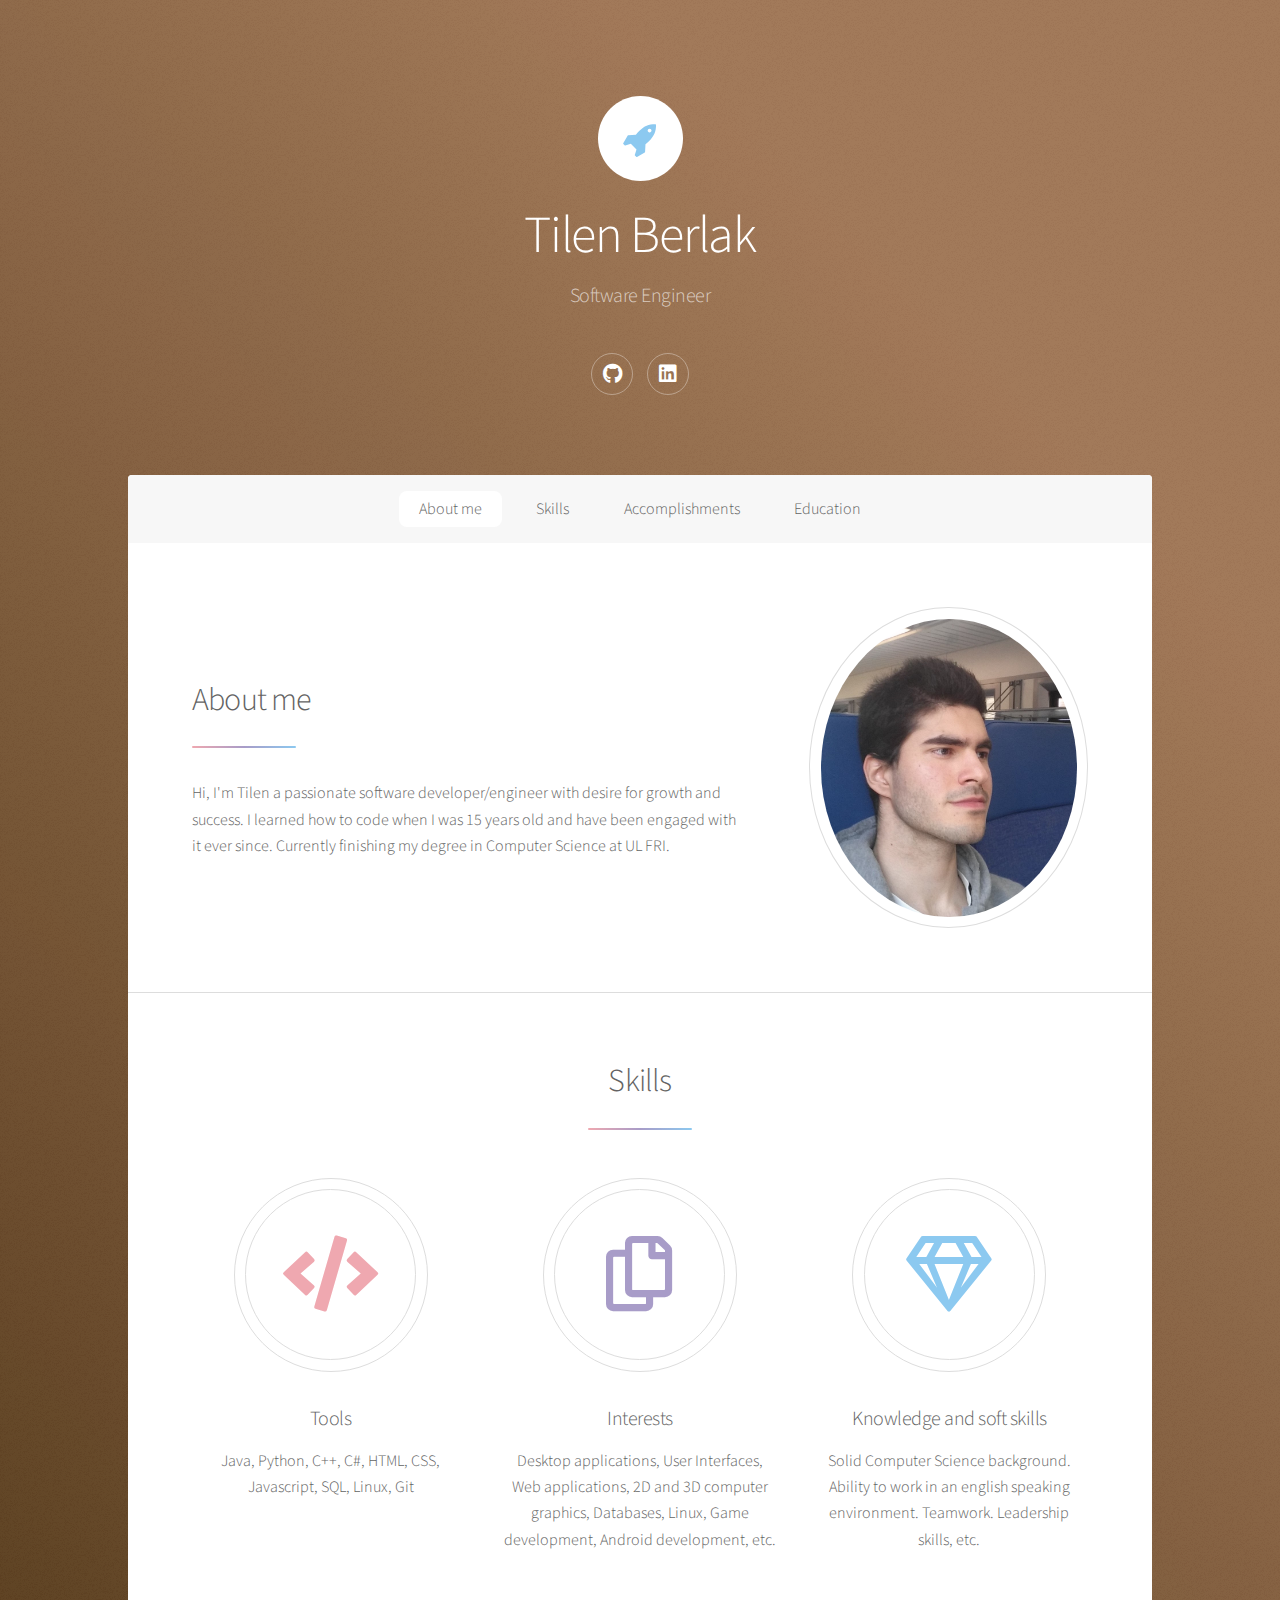
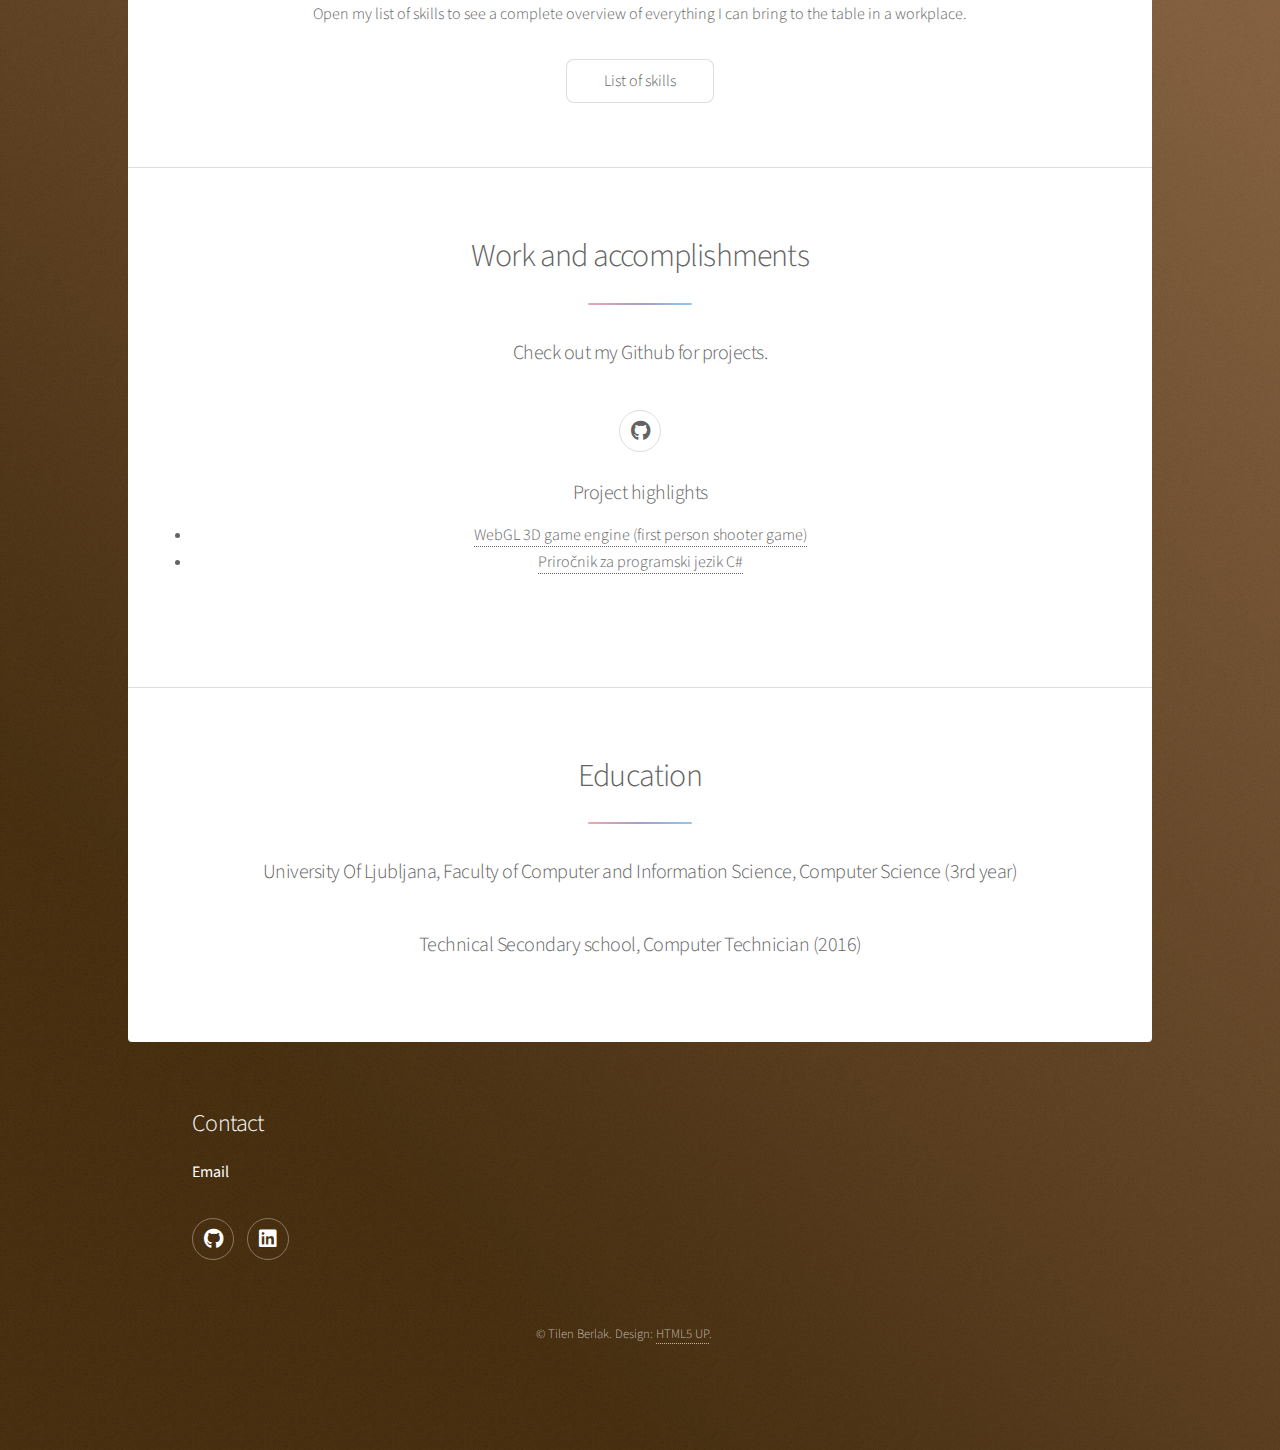
<file: index.html>
<!DOCTYPE HTML>
<!--
-->
<html>
	<head>
		<title>Tilen Berlak's portfolio</title>
		<meta charset="utf-8" />
		<meta name="viewport" content="width=device-width, initial-scale=1, user-scalable=no" />
		<link rel="stylesheet" href="assets/css/main.css" />
		<noscript><link rel="stylesheet" href="assets/css/noscript.css" /></noscript>
	</head>
	<body class="is-preload">

		<!-- Wrapper -->
			<div id="wrapper">

				<!-- Header -->
					<header id="header" class="alt">
						<span class="logo"><img src="images/logo.svg" alt="" /></span>
						<h1>Tilen Berlak</h1>
						<p>Software Engineer</p>
						<ul class="icons">
							<li><a href="https://github.com/TilenBerlak" class="icon brands fa-github alt"><span class="label">GitHub</span></a></li>
							<li><a href="https://www.linkedin.com/in/tilenberlak/" class="icon brands fa-linkedin alt"><span class="label">Linkedin</span></a></li>
						</ul>
					</header>

				<!-- Nav -->
					<nav id="nav">
						<ul>
							<li><a href="#intro" class="active">About me</a></li>
							<li><a href="#first">Skills</a></li>
							<li><a href="#second">Accomplishments</a></li>
							<li><a href="#cta">Education</a></li>
						</ul>
					</nav>

				<!-- Main -->
					<div id="main">

						<!-- Introduction -->
							<section id="intro" class="main">
								<div class="spotlight">
									<div class="content">
										<header class="major">
											<h2>About me</h2>
										</header>
										<p>Hi, I'm Tilen a passionate software developer/engineer with desire for growth and success. 
											I learned how to code when I was 15 years old and have been engaged with it ever since.
											Currently finishing my degree in Computer Science at UL FRI.</p>
									</div>
									<span class="image"><img src="images/selfie.jpg" alt="" /></span>
								</div>
							</section>

						<!-- First Section -->
							<section id="first" class="main special">
								<header class="major">
									<h2>Skills</h2>
								</header>
								<ul class="features">
									<li>
										<span class="icon solid major style1 fa-code"></span>
										<h3>Tools</h3>
										<p>Java, Python, C++, C#, HTML, CSS, Javascript, SQL, Linux, Git</p>
									</li>
									<li>
										<span class="icon major style3 fa-copy"></span>
										<h3>Interests</h3>
										<p>Desktop applications, User Interfaces, Web applications, 2D and 3D computer graphics, Databases, Linux, Game development, Android development, etc.</p>
									</li>
									<li>
										<span class="icon major style5 fa-gem"></span>
										<h3>Knowledge and soft skills</h3>
										<p>Solid Computer Science background. Ability to work in an english speaking environment. Teamwork. Leadership skills, etc.</p>
									</li>
								</ul>
								<footer class="major">
									<p>Open my list of skills to see a complete overview of everything I can bring to the table in a workplace.</p>
									<ul class="actions special">
										<li><a href="generic.html" class="button">List of skills</a></li>
									</ul>
								</footer>
							</section>

						<!-- Second Section -->
							<section id="second" class="main special">
								<header class="major">
									<h2>Work and accomplishments</h2>
									<p>Check out my Github for projects.</p>
									<a href="https://github.com/TilenBerlak" class="icon brands fa-github alt"><span class="label">GitHub</span></a>
									<br></br>
									<h3>Project highlights</h3>
									<li><a href="https://github.com/TilenBerlak/chuckinator"> WebGL 3D game engine (first person shooter game) </a></li>
									<li><a href="https://github.com/TilenBerlak/PrirocnikCSharp"> Priročnik za programski jezik C# </a></li>
								</header>
								<p class="content">

								</p>
							</section>

						<!-- Get Started -->
							<section id="cta" class="main special">
								<header class="major">
									<h2>Education</h2>
									<p>University Of Ljubljana, Faculty of Computer and Information Science, Computer Science (3rd year)</p>
									<p>Technical Secondary school, Computer Technician (2016)</p>
								</header>
							</section>

					</div>

				<!-- Footer -->
					<footer id="footer">
						<section>
							<h2>Contact</h2>
							<dl class="alt">
								<dt>Email</dt>
								<dd><a href="#"></a></dd>
							</dl>
							<ul class="icons">
								<li><a href="https://github.com/TilenBerlak" class="icon brands fa-github alt"><span class="label">GitHub</span></a></li>
								<li><a href="https://www.linkedin.com/in/tilenberlak/" class="icon brands fa-linkedin alt"><span class="label">Linkedin</span></a></li>
							</ul>
						</section>
						<p class="copyright">&copy; Tilen Berlak. Design: <a href="https://html5up.net">HTML5 UP</a>.</p>
					</footer>

			</div>

		<!-- Scripts -->
			<script src="assets/js/jquery.min.js"></script>
			<script src="assets/js/jquery.scrollex.min.js"></script>
			<script src="assets/js/jquery.scrolly.min.js"></script>
			<script src="assets/js/browser.min.js"></script>
			<script src="assets/js/breakpoints.min.js"></script>
			<script src="assets/js/util.js"></script>
			<script src="assets/js/main.js"></script>

	</body>
</html>
</file>
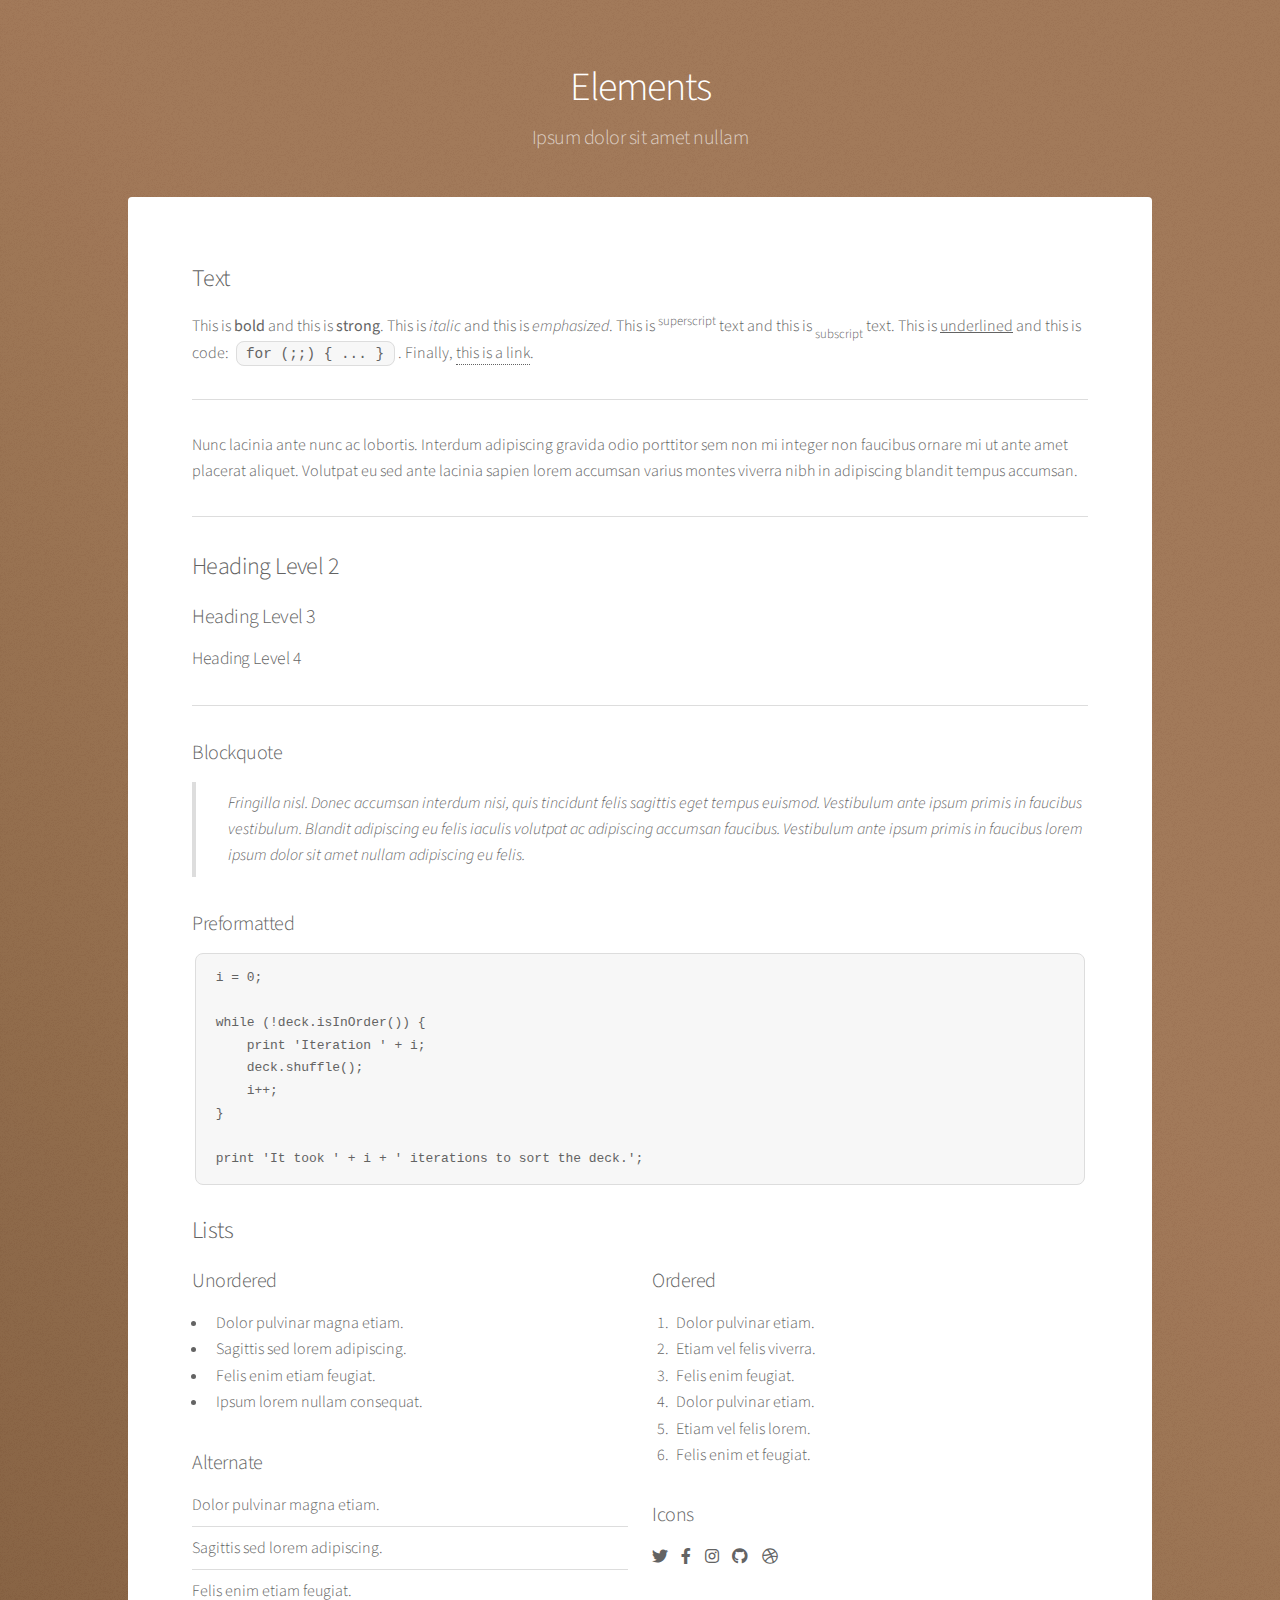
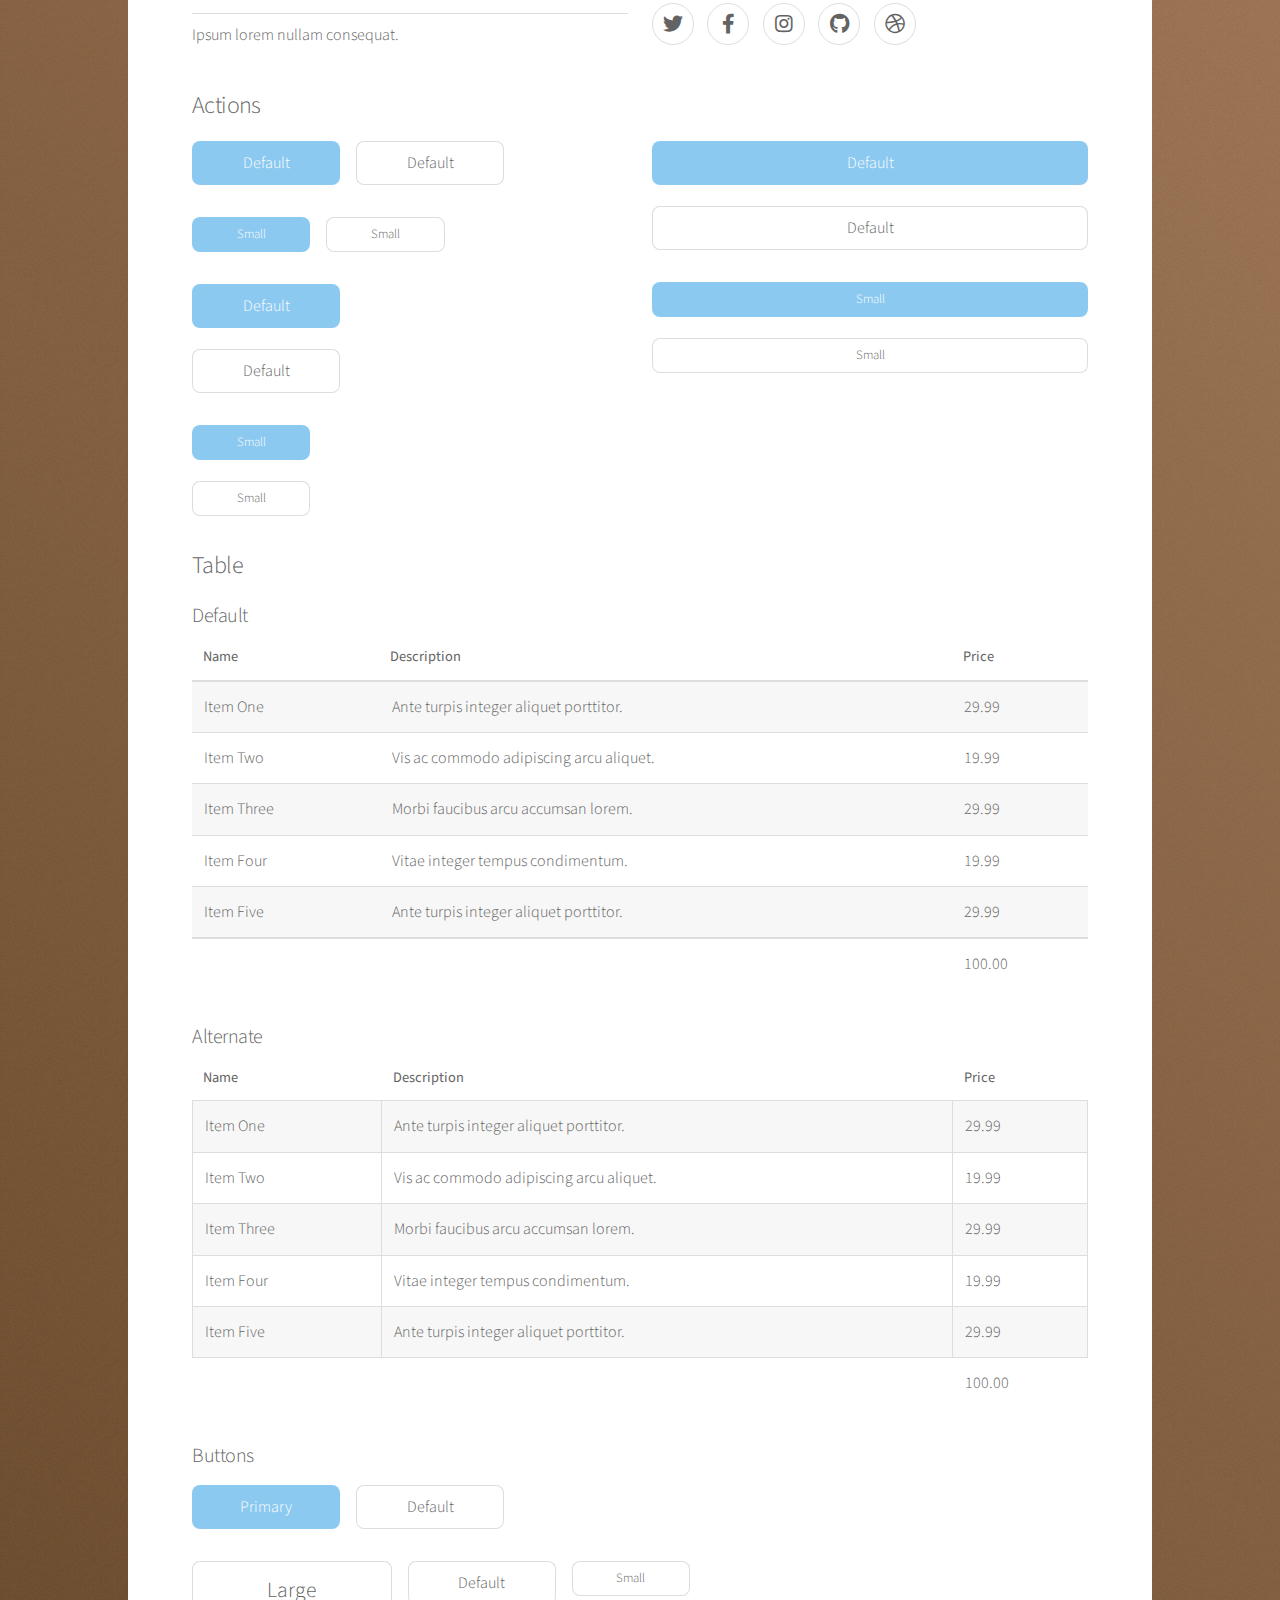
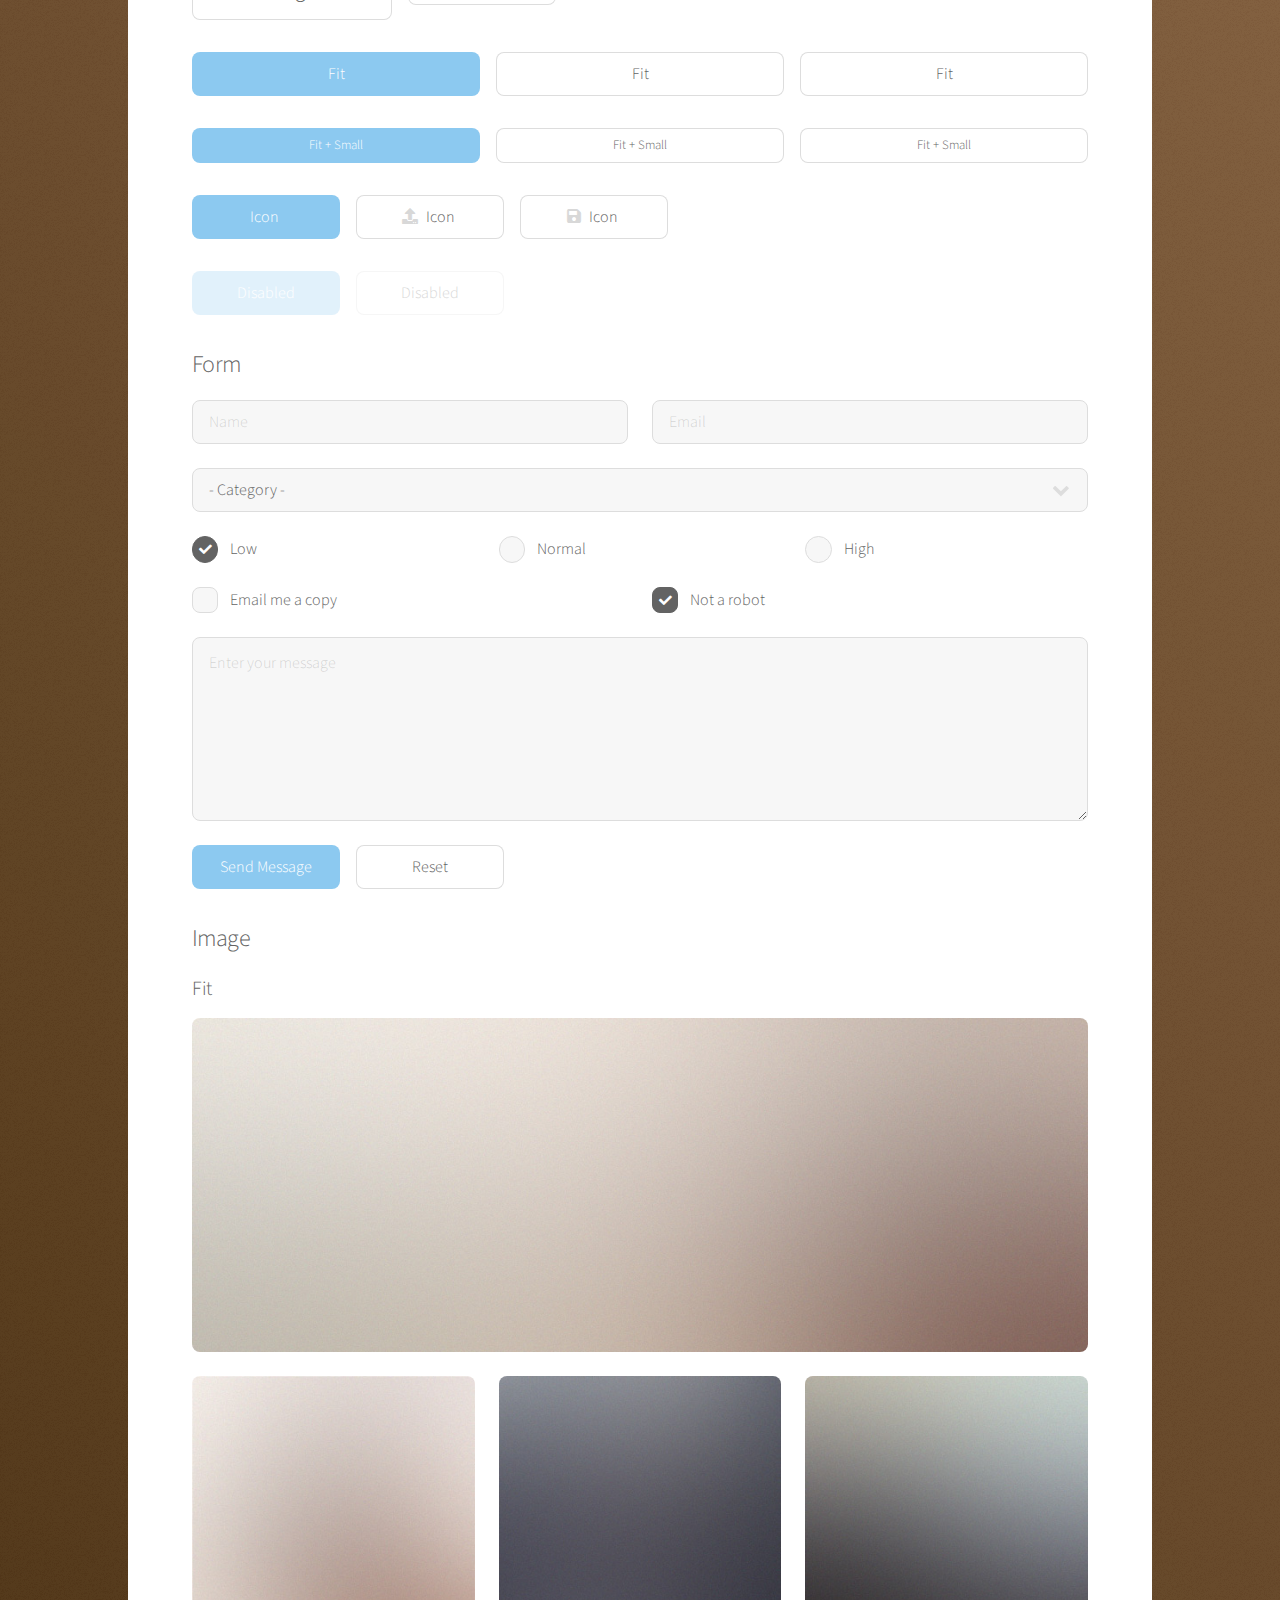
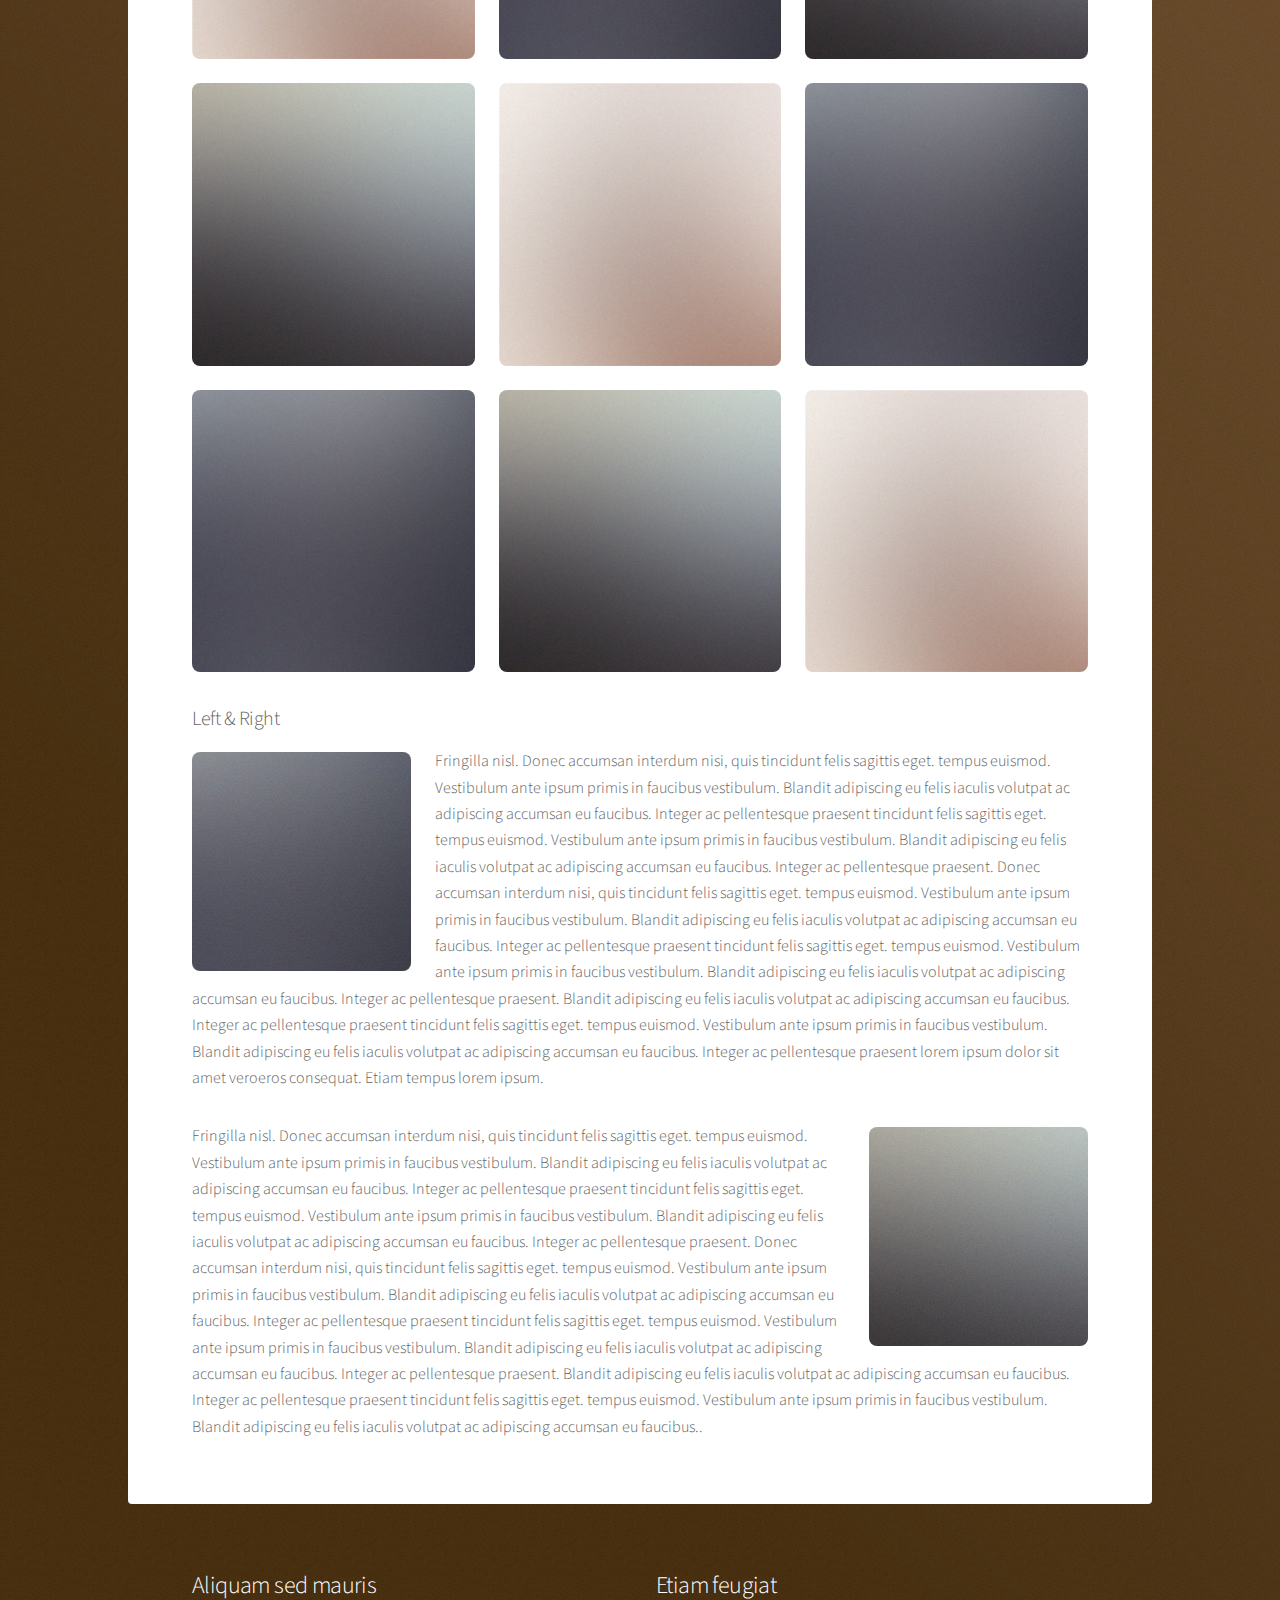
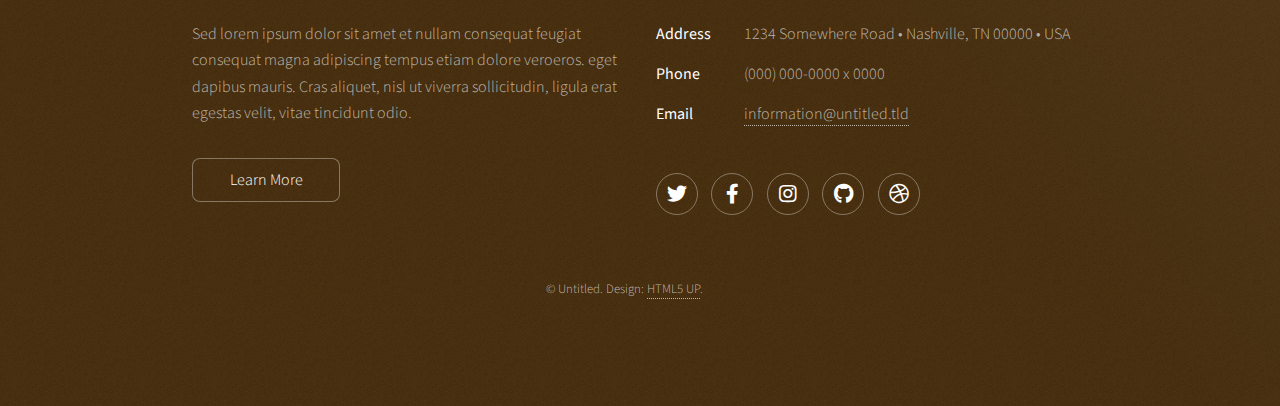
<file: elements.html>
<!DOCTYPE HTML>
<!--
	Stellar by HTML5 UP
	html5up.net | @ajlkn
	Free for personal and commercial use under the CCA 3.0 license (html5up.net/license)
-->
<html>
	<head>
		<title>Elements - Stellar by HTML5 UP</title>
		<meta charset="utf-8" />
		<meta name="viewport" content="width=device-width, initial-scale=1, user-scalable=no" />
		<link rel="stylesheet" href="assets/css/main.css" />
		<noscript><link rel="stylesheet" href="assets/css/noscript.css" /></noscript>
	</head>
	<body class="is-preload">

		<!-- Wrapper -->
			<div id="wrapper">

				<!-- Header -->
					<header id="header">
						<h1>Elements</h1>
						<p>Ipsum dolor sit amet nullam</p>
					</header>

				<!-- Main -->
					<div id="main">

						<!-- Content -->
							<section id="content" class="main">

								<!-- Text -->
									<section>
										<h2>Text</h2>
										<p>This is <b>bold</b> and this is <strong>strong</strong>. This is <i>italic</i> and this is <em>emphasized</em>.
										This is <sup>superscript</sup> text and this is <sub>subscript</sub> text.
										This is <u>underlined</u> and this is code: <code>for (;;) { ... }</code>. Finally, <a href="#">this is a link</a>.</p>
										<hr />
										<p>Nunc lacinia ante nunc ac lobortis. Interdum adipiscing gravida odio porttitor sem non mi integer non faucibus ornare mi ut ante amet placerat aliquet. Volutpat eu sed ante lacinia sapien lorem accumsan varius montes viverra nibh in adipiscing blandit tempus accumsan.</p>
										<hr />
										<h2>Heading Level 2</h2>
										<h3>Heading Level 3</h3>
										<h4>Heading Level 4</h4>
										<hr />
										<h3>Blockquote</h3>
										<blockquote>Fringilla nisl. Donec accumsan interdum nisi, quis tincidunt felis sagittis eget tempus euismod. Vestibulum ante ipsum primis in faucibus vestibulum. Blandit adipiscing eu felis iaculis volutpat ac adipiscing accumsan faucibus. Vestibulum ante ipsum primis in faucibus lorem ipsum dolor sit amet nullam adipiscing eu felis.</blockquote>
										<h3>Preformatted</h3>
										<pre><code>i = 0;

while (!deck.isInOrder()) {
    print 'Iteration ' + i;
    deck.shuffle();
    i++;
}

print 'It took ' + i + ' iterations to sort the deck.';</code></pre>
									</section>

								<!-- Lists -->
									<section>
										<h2>Lists</h2>
										<div class="row">
											<div class="col-6 col-12-medium">
												<h3>Unordered</h3>
												<ul>
													<li>Dolor pulvinar magna etiam.</li>
													<li>Sagittis sed lorem adipiscing.</li>
													<li>Felis enim etiam feugiat.</li>
													<li>Ipsum lorem nullam consequat.</li>
												</ul>
												<h3>Alternate</h3>
												<ul class="alt">
													<li>Dolor pulvinar magna etiam.</li>
													<li>Sagittis sed lorem adipiscing.</li>
													<li>Felis enim etiam feugiat.</li>
													<li>Ipsum lorem nullam consequat.</li>
												</ul>
											</div>
											<div class="col-6 col-12-medium">
												<h3>Ordered</h3>
												<ol>
													<li>Dolor pulvinar etiam.</li>
													<li>Etiam vel felis viverra.</li>
													<li>Felis enim feugiat.</li>
													<li>Dolor pulvinar etiam.</li>
													<li>Etiam vel felis lorem.</li>
													<li>Felis enim et feugiat.</li>
												</ol>
												<h3>Icons</h3>
												<ul class="icons">
													<li><a href="#" class="icon brands fa-twitter"><span class="label">Twitter</span></a></li>
													<li><a href="#" class="icon brands fa-facebook-f"><span class="label">Facebook</span></a></li>
													<li><a href="#" class="icon brands fa-instagram"><span class="label">Instagram</span></a></li>
													<li><a href="#" class="icon brands fa-github"><span class="label">GitHub</span></a></li>
													<li><a href="#" class="icon brands fa-dribbble"><span class="label">Dribbble</span></a></li>
												</ul>
												<ul class="icons">
													<li><a href="#" class="icon brands alt fa-twitter"><span class="label">Twitter</span></a></li>
													<li><a href="#" class="icon brands alt fa-facebook-f"><span class="label">Facebook</span></a></li>
													<li><a href="#" class="icon brands alt fa-instagram"><span class="label">Instagram</span></a></li>
													<li><a href="#" class="icon brands alt fa-github"><span class="label">GitHub</span></a></li>
													<li><a href="#" class="icon brands alt fa-dribbble"><span class="label">Dribbble</span></a></li>
												</ul>
											</div>
										</div>
										<h2>Actions</h2>
										<div class="row">
											<div class="col-6 col-12-medium">
												<ul class="actions">
													<li><a href="#" class="button primary">Default</a></li>
													<li><a href="#" class="button">Default</a></li>
												</ul>
												<ul class="actions small">
													<li><a href="#" class="button primary small">Small</a></li>
													<li><a href="#" class="button small">Small</a></li>
												</ul>
												<ul class="actions stacked">
													<li><a href="#" class="button primary">Default</a></li>
													<li><a href="#" class="button">Default</a></li>
												</ul>
												<ul class="actions stacked">
													<li><a href="#" class="button primary small">Small</a></li>
													<li><a href="#" class="button small">Small</a></li>
												</ul>
											</div>
											<div class="col-6 col-12-medium">
												<ul class="actions stacked">
													<li><a href="#" class="button primary fit">Default</a></li>
													<li><a href="#" class="button fit">Default</a></li>
												</ul>
												<ul class="actions stacked">
													<li><a href="#" class="button primary small fit">Small</a></li>
													<li><a href="#" class="button small fit">Small</a></li>
												</ul>
											</div>
										</div>
									</section>

								<!-- Table -->
									<section>
										<h2>Table</h2>
										<h3>Default</h3>
										<div class="table-wrapper">
											<table>
												<thead>
													<tr>
														<th>Name</th>
														<th>Description</th>
														<th>Price</th>
													</tr>
												</thead>
												<tbody>
													<tr>
														<td>Item One</td>
														<td>Ante turpis integer aliquet porttitor.</td>
														<td>29.99</td>
													</tr>
													<tr>
														<td>Item Two</td>
														<td>Vis ac commodo adipiscing arcu aliquet.</td>
														<td>19.99</td>
													</tr>
													<tr>
														<td>Item Three</td>
														<td> Morbi faucibus arcu accumsan lorem.</td>
														<td>29.99</td>
													</tr>
													<tr>
														<td>Item Four</td>
														<td>Vitae integer tempus condimentum.</td>
														<td>19.99</td>
													</tr>
													<tr>
														<td>Item Five</td>
														<td>Ante turpis integer aliquet porttitor.</td>
														<td>29.99</td>
													</tr>
												</tbody>
												<tfoot>
													<tr>
														<td colspan="2"></td>
														<td>100.00</td>
													</tr>
												</tfoot>
											</table>
										</div>

										<h3>Alternate</h3>
										<div class="table-wrapper">
											<table class="alt">
												<thead>
													<tr>
														<th>Name</th>
														<th>Description</th>
														<th>Price</th>
													</tr>
												</thead>
												<tbody>
													<tr>
														<td>Item One</td>
														<td>Ante turpis integer aliquet porttitor.</td>
														<td>29.99</td>
													</tr>
													<tr>
														<td>Item Two</td>
														<td>Vis ac commodo adipiscing arcu aliquet.</td>
														<td>19.99</td>
													</tr>
													<tr>
														<td>Item Three</td>
														<td> Morbi faucibus arcu accumsan lorem.</td>
														<td>29.99</td>
													</tr>
													<tr>
														<td>Item Four</td>
														<td>Vitae integer tempus condimentum.</td>
														<td>19.99</td>
													</tr>
													<tr>
														<td>Item Five</td>
														<td>Ante turpis integer aliquet porttitor.</td>
														<td>29.99</td>
													</tr>
												</tbody>
												<tfoot>
													<tr>
														<td colspan="2"></td>
														<td>100.00</td>
													</tr>
												</tfoot>
											</table>
										</div>
									</section>

								<!-- Buttons -->
									<section>
										<h3>Buttons</h3>
										<ul class="actions">
											<li><a href="#" class="button primary">Primary</a></li>
											<li><a href="#" class="button">Default</a></li>
										</ul>
										<ul class="actions">
											<li><a href="#" class="button large">Large</a></li>
											<li><a href="#" class="button">Default</a></li>
											<li><a href="#" class="button small">Small</a></li>
										</ul>
										<ul class="actions fit">
											<li><a href="#" class="button primary fit">Fit</a></li>
											<li><a href="#" class="button fit">Fit</a></li>
											<li><a href="#" class="button fit">Fit</a></li>
										</ul>
										<ul class="actions fit small">
											<li><a href="#" class="button primary fit small">Fit + Small</a></li>
											<li><a href="#" class="button fit small">Fit + Small</a></li>
											<li><a href="#" class="button fit small">Fit + Small</a></li>
										</ul>
										<ul class="actions">
											<li><a href="#" class="button primary icon solidfa-download">Icon</a></li>
											<li><a href="#" class="button icon solid fa-upload">Icon</a></li>
											<li><a href="#" class="button icon solid fa-save">Icon</a></li>
										</ul>
										<ul class="actions">
											<li><span class="button primary disabled">Disabled</span></li>
											<li><span class="button disabled">Disabled</span></li>
										</ul>
									</section>

								<!-- Form -->
									<section>
										<h2>Form</h2>
										<form method="post" action="#">
											<div class="row gtr-uniform">
												<div class="col-6 col-12-xsmall">
													<input type="text" name="demo-name" id="demo-name" value="" placeholder="Name" />
												</div>
												<div class="col-6 col-12-xsmall">
													<input type="email" name="demo-email" id="demo-email" value="" placeholder="Email" />
												</div>
												<div class="col-12">
													<select name="demo-category" id="demo-category">
														<option value="">- Category -</option>
														<option value="1">Manufacturing</option>
														<option value="1">Shipping</option>
														<option value="1">Administration</option>
														<option value="1">Human Resources</option>
													</select>
												</div>
												<div class="col-4 col-12-small">
													<input type="radio" id="demo-priority-low" name="demo-priority" checked>
													<label for="demo-priority-low">Low</label>
												</div>
												<div class="col-4 col-12-small">
													<input type="radio" id="demo-priority-normal" name="demo-priority">
													<label for="demo-priority-normal">Normal</label>
												</div>
												<div class="col-4 col-12-small">
													<input type="radio" id="demo-priority-high" name="demo-priority">
													<label for="demo-priority-high">High</label>
												</div>
												<div class="col-6 col-12-small">
													<input type="checkbox" id="demo-copy" name="demo-copy">
													<label for="demo-copy">Email me a copy</label>
												</div>
												<div class="col-6 col-12-small">
													<input type="checkbox" id="demo-human" name="demo-human" checked>
													<label for="demo-human">Not a robot</label>
												</div>
												<div class="col-12">
													<textarea name="demo-message" id="demo-message" placeholder="Enter your message" rows="6"></textarea>
												</div>
												<div class="col-12">
													<ul class="actions">
														<li><input type="submit" value="Send Message" class="primary" /></li>
														<li><input type="reset" value="Reset" /></li>
													</ul>
												</div>
											</div>
										</form>
									</section>

								<!-- Image -->
									<section>
										<h2>Image</h2>
										<h3>Fit</h3>
										<div class="box alt">
											<div class="row gtr-uniform">
												<div class="col-12"><span class="image fit"><img src="images/pic04.jpg" alt="" /></span></div>
												<div class="col-4"><span class="image fit"><img src="images/pic01.jpg" alt="" /></span></div>
												<div class="col-4"><span class="image fit"><img src="images/pic02.jpg" alt="" /></span></div>
												<div class="col-4"><span class="image fit"><img src="images/pic03.jpg" alt="" /></span></div>
												<div class="col-4"><span class="image fit"><img src="images/pic03.jpg" alt="" /></span></div>
												<div class="col-4"><span class="image fit"><img src="images/pic01.jpg" alt="" /></span></div>
												<div class="col-4"><span class="image fit"><img src="images/pic02.jpg" alt="" /></span></div>
												<div class="col-4"><span class="image fit"><img src="images/pic02.jpg" alt="" /></span></div>
												<div class="col-4"><span class="image fit"><img src="images/pic03.jpg" alt="" /></span></div>
												<div class="col-4"><span class="image fit"><img src="images/pic01.jpg" alt="" /></span></div>
											</div>
										</div>
										<h3>Left &amp; Right</h3>
										<p><span class="image left"><img src="images/pic05.jpg" alt="" /></span>Fringilla nisl. Donec accumsan interdum nisi, quis tincidunt felis sagittis eget. tempus euismod. Vestibulum ante ipsum primis in faucibus vestibulum. Blandit adipiscing eu felis iaculis volutpat ac adipiscing accumsan eu faucibus. Integer ac pellentesque praesent tincidunt felis sagittis eget. tempus euismod. Vestibulum ante ipsum primis in faucibus vestibulum. Blandit adipiscing eu felis iaculis volutpat ac adipiscing accumsan eu faucibus. Integer ac pellentesque praesent. Donec accumsan interdum nisi, quis tincidunt felis sagittis eget. tempus euismod. Vestibulum ante ipsum primis in faucibus vestibulum. Blandit adipiscing eu felis iaculis volutpat ac adipiscing accumsan eu faucibus. Integer ac pellentesque praesent tincidunt felis sagittis eget. tempus euismod. Vestibulum ante ipsum primis in faucibus vestibulum. Blandit adipiscing eu felis iaculis volutpat ac adipiscing accumsan eu faucibus. Integer ac pellentesque praesent. Blandit adipiscing eu felis iaculis volutpat ac adipiscing accumsan eu faucibus. Integer ac pellentesque praesent tincidunt felis sagittis eget. tempus euismod. Vestibulum ante ipsum primis in faucibus vestibulum. Blandit adipiscing eu felis iaculis volutpat ac adipiscing accumsan eu faucibus. Integer ac pellentesque praesent lorem ipsum dolor sit amet veroeros consequat. Etiam tempus lorem ipsum.</p>
										<p><span class="image right"><img src="images/pic06.jpg" alt="" /></span>Fringilla nisl. Donec accumsan interdum nisi, quis tincidunt felis sagittis eget. tempus euismod. Vestibulum ante ipsum primis in faucibus vestibulum. Blandit adipiscing eu felis iaculis volutpat ac adipiscing accumsan eu faucibus. Integer ac pellentesque praesent tincidunt felis sagittis eget. tempus euismod. Vestibulum ante ipsum primis in faucibus vestibulum. Blandit adipiscing eu felis iaculis volutpat ac adipiscing accumsan eu faucibus. Integer ac pellentesque praesent. Donec accumsan interdum nisi, quis tincidunt felis sagittis eget. tempus euismod. Vestibulum ante ipsum primis in faucibus vestibulum. Blandit adipiscing eu felis iaculis volutpat ac adipiscing accumsan eu faucibus. Integer ac pellentesque praesent tincidunt felis sagittis eget. tempus euismod. Vestibulum ante ipsum primis in faucibus vestibulum. Blandit adipiscing eu felis iaculis volutpat ac adipiscing accumsan eu faucibus. Integer ac pellentesque praesent. Blandit adipiscing eu felis iaculis volutpat ac adipiscing accumsan eu faucibus. Integer ac pellentesque praesent tincidunt felis sagittis eget. tempus euismod. Vestibulum ante ipsum primis in faucibus vestibulum. Blandit adipiscing eu felis iaculis volutpat ac adipiscing accumsan eu faucibus..</p>
									</section>

							</section>

					</div>

				<!-- Footer -->
					<footer id="footer">
						<section>
							<h2>Aliquam sed mauris</h2>
							<p>Sed lorem ipsum dolor sit amet et nullam consequat feugiat consequat magna adipiscing tempus etiam dolore veroeros. eget dapibus mauris. Cras aliquet, nisl ut viverra sollicitudin, ligula erat egestas velit, vitae tincidunt odio.</p>
							<ul class="actions">
								<li><a href="#" class="button">Learn More</a></li>
							</ul>
						</section>
						<section>
							<h2>Etiam feugiat</h2>
							<dl class="alt">
								<dt>Address</dt>
								<dd>1234 Somewhere Road &bull; Nashville, TN 00000 &bull; USA</dd>
								<dt>Phone</dt>
								<dd>(000) 000-0000 x 0000</dd>
								<dt>Email</dt>
								<dd><a href="#">information@untitled.tld</a></dd>
							</dl>
							<ul class="icons">
								<li><a href="#" class="icon brands fa-twitter alt"><span class="label">Twitter</span></a></li>
								<li><a href="#" class="icon brands fa-facebook-f alt"><span class="label">Facebook</span></a></li>
								<li><a href="#" class="icon brands fa-instagram alt"><span class="label">Instagram</span></a></li>
								<li><a href="#" class="icon brands fa-github alt"><span class="label">GitHub</span></a></li>
								<li><a href="#" class="icon brands fa-dribbble alt"><span class="label">Dribbble</span></a></li>
							</ul>
						</section>
						<p class="copyright">&copy; Untitled. Design: <a href="https://html5up.net">HTML5 UP</a>.</p>
					</footer>

			</div>

		<!-- Scripts -->
			<script src="assets/js/jquery.min.js"></script>
			<script src="assets/js/jquery.scrollex.min.js"></script>
			<script src="assets/js/jquery.scrolly.min.js"></script>
			<script src="assets/js/browser.min.js"></script>
			<script src="assets/js/breakpoints.min.js"></script>
			<script src="assets/js/util.js"></script>
			<script src="assets/js/main.js"></script>

	</body>
</html>
</file>
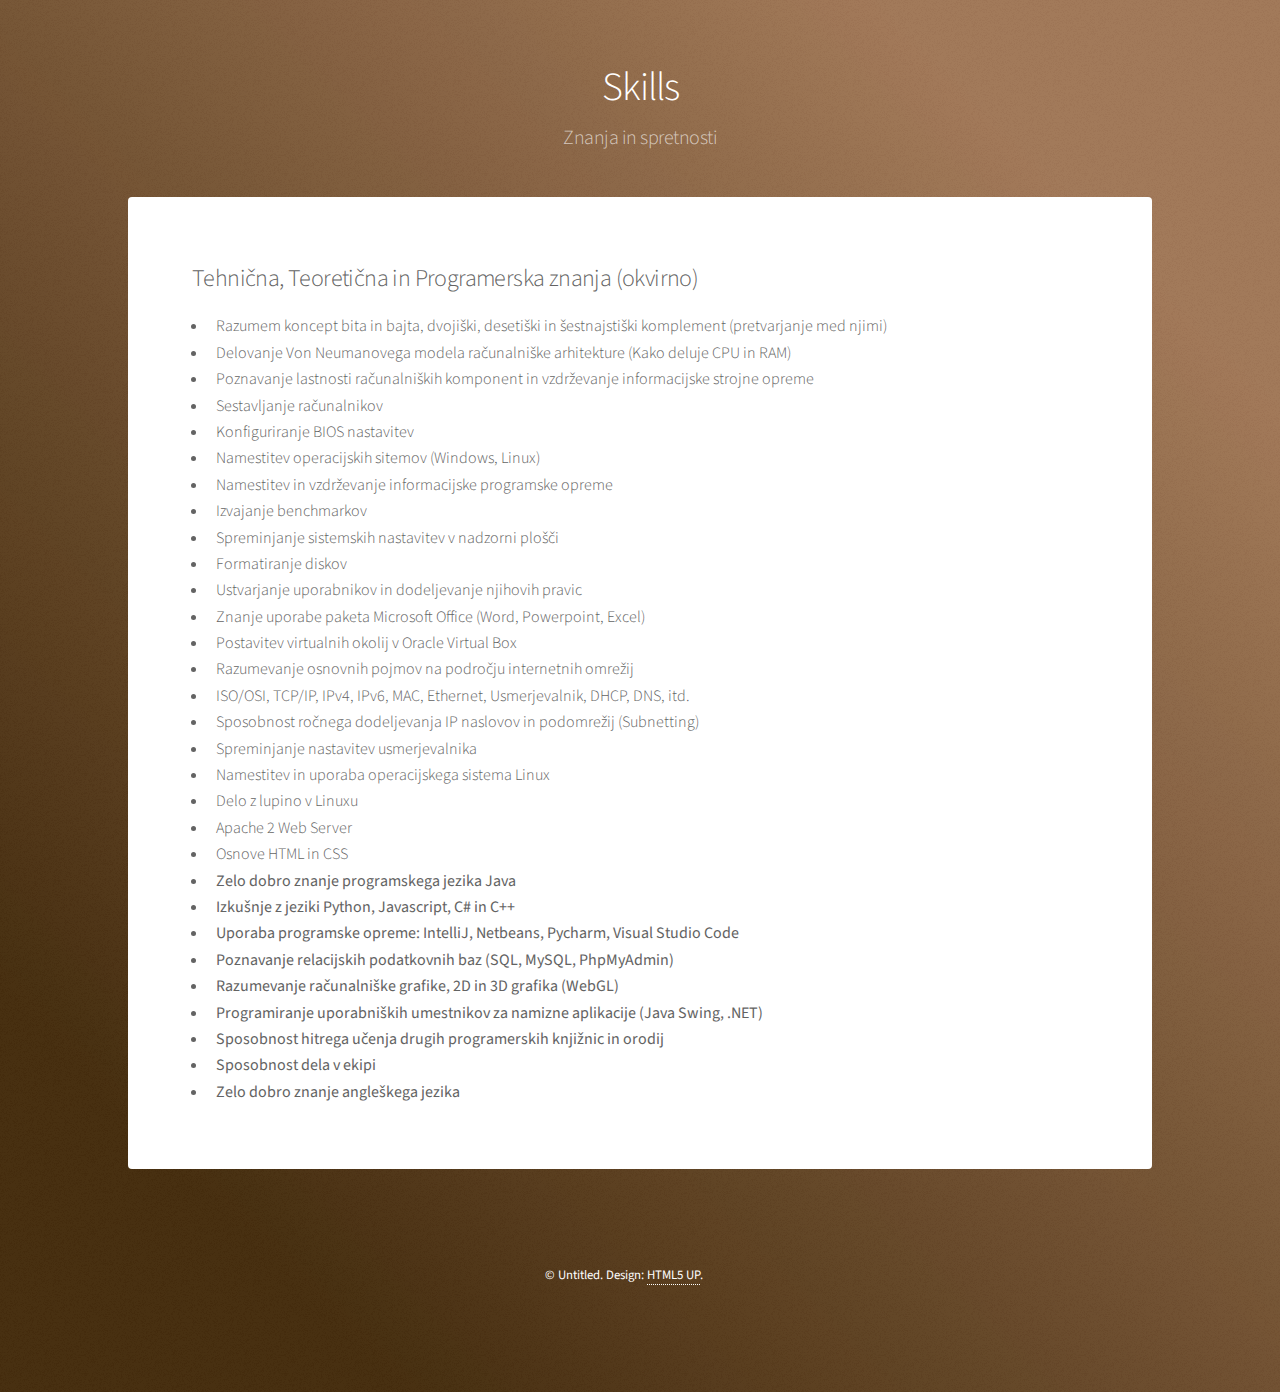
<file: generic.html>
<!DOCTYPE HTML>
<!--
	Stellar by HTML5 UP
	html5up.net | @ajlkn
	Free for personal and commercial use under the CCA 3.0 license (html5up.net/license)
-->
<html>
	<head>
		<title>My skills</title>
		<meta charset="utf-8" />
		<meta name="viewport" content="width=device-width, initial-scale=1, user-scalable=no" />
		<link rel="stylesheet" href="assets/css/main.css" />
		<noscript><link rel="stylesheet" href="assets/css/noscript.css" /></noscript>
	</head>
	<body class="is-preload">

		<!-- Wrapper -->
			<div id="wrapper">

				<!-- Header -->
					<header id="header">
						<h1>Skills</h1>
						<p>Znanja in spretnosti</p>
					</header>

				<!-- Main -->
					<div id="main">

						<!-- Content -->
							<section id="content" class="main">	

								<h2>Tehnična, Teoretična in Programerska znanja (okvirno)</h2>

								<ul>
									<li>Razumem koncept bita in bajta, dvojiški, desetiški in šestnajstiški komplement (pretvarjanje med njimi)</li>
									<li>Delovanje Von Neumanovega modela računalniške arhitekture (Kako deluje CPU in RAM)</li>
									<li>Poznavanje lastnosti računalniških komponent in vzdrževanje informacijske strojne opreme</li>
									<li>Sestavljanje računalnikov</li>
									<li>Konfiguriranje BIOS nastavitev</li>
									<li>Namestitev operacijskih sitemov (Windows, Linux)</li>
									<li>Namestitev in vzdrževanje informacijske programske opreme</li>
									<li>Izvajanje benchmarkov</li>
									<li>Spreminjanje sistemskih nastavitev v nadzorni plošči</li>
									<li>Formatiranje diskov</li>
									<li>Ustvarjanje uporabnikov in dodeljevanje njihovih pravic</li>
									<li>Znanje uporabe paketa Microsoft Office (Word, Powerpoint, Excel)</li>
									<li>Postavitev virtualnih okolij v Oracle Virtual Box</li>
									<li>Razumevanje osnovnih pojmov na področju internetnih omrežij</li>
									<li>ISO/OSI, TCP/IP, IPv4, IPv6, MAC, Ethernet, Usmerjevalnik, DHCP, DNS, itd.</li>
									<li>Sposobnost ročnega dodeljevanja IP naslovov in podomrežij (Subnetting)</li>
									<li>Spreminjanje nastavitev usmerjevalnika</li>
									<li>Namestitev in uporaba operacijskega sistema Linux</li>
									<li>Delo z lupino v Linuxu</li>
									<li>Apache 2 Web Server</li>
									<li>Osnove HTML in CSS</li>
									<li><b>Zelo dobro znanje programskega jezika Java</b></li>
									<li><b>Izkušnje z jeziki Python, Javascript, C# in C++</b></li>									
									<li><b>Uporaba programske opreme: IntelliJ, Netbeans, Pycharm, Visual Studio Code</b></li>
									<li><b>Poznavanje relacijskih podatkovnih baz (SQL, MySQL, PhpMyAdmin)</b></li>
									<li><b>Razumevanje računalniške grafike, 2D in 3D grafika (WebGL)</b></li>
									<li><b>Programiranje uporabniških umestnikov za namizne aplikacije (Java Swing, .NET)</b></b></li>
									<li><b>Sposobnost hitrega učenja drugih programerskih knjižnic in orodij</li>
									<li><b>Sposobnost dela v ekipi</b></li>
									<li><b>Zelo dobro znanje angleškega jezika</b></li>
								</ul>

							</section>

					</div>

				<!-- Footer -->
					<footer id="footer">
						<section>
						</section>
						<section>
						</section>
						<p class="copyright">&copy; Untitled. Design: <a href="https://html5up.net">HTML5 UP</a>.</p>
					</footer>

			</div>

		<!-- Scripts -->
			<script src="assets/js/jquery.min.js"></script>
			<script src="assets/js/jquery.scrollex.min.js"></script>
			<script src="assets/js/jquery.scrolly.min.js"></script>
			<script src="assets/js/browser.min.js"></script>
			<script src="assets/js/breakpoints.min.js"></script>
			<script src="assets/js/util.js"></script>
			<script src="assets/js/main.js"></script>

	</body>
</html>
</file>
<file: assets/css/noscript.css>
/*
	Stellar by HTML5 UP
	html5up.net | @ajlkn
	Free for personal and commercial use under the CCA 3.0 license (html5up.net/license)
*/

/* Header */

	body.is-preload #header.alt > * {
		opacity: 1;
	}

	body.is-preload #header.alt .logo {
		-moz-transform: none;
		-webkit-transform: none;
		-ms-transform: none;
		transform: none;
	}
</file>
<file: assets/css/main.css>
@import url(fontawesome-all.min.css);
@import 'https://fonts.googleapis.com/css?family=Source+Sans+Pro:300,400';

/*
	Stellar by HTML5 UP
	html5up.net | @ajlkn
	Free for personal and commercial use under the CCA 3.0 license (html5up.net/license)
*/

html, body, div, span, applet, object,
iframe, h1, h2, h3, h4, h5, h6, p, blockquote,
pre, a, abbr, acronym, address, big, cite,
code, del, dfn, em, img, ins, kbd, q, s, samp,
small, strike, strong, sub, sup, tt, var, b,
u, i, center, dl, dt, dd, ol, ul, li, fieldset,
form, label, legend, table, caption, tbody,
tfoot, thead, tr, th, td, article, aside,
canvas, details, embed, figure, figcaption,
footer, header, hgroup, menu, nav, output, ruby,
section, summary, time, mark, audio, video {
	margin: 0;
	padding: 0;
	border: 0;
	font-size: 100%;
	font: inherit;
	vertical-align: baseline;}

article, aside, details, figcaption, figure,
footer, header, hgroup, menu, nav, section {
	display: block;}

body {
	line-height: 1;
}

ol, ul {
	list-style: none;
}

blockquote, q {
	quotes: none;
}

	blockquote:before, blockquote:after, q:before, q:after {
		content: '';
		content: none;
	}

table {
	border-collapse: collapse;
	border-spacing: 0;
}

body {
	-webkit-text-size-adjust: none;
}

mark {
	background-color: transparent;
	color: inherit;
}

input::-moz-focus-inner {
	border: 0;
	padding: 0;
}

input, select, textarea {
	-moz-appearance: none;
	-webkit-appearance: none;
	-ms-appearance: none;
	appearance: none;
}

/* Basic */

	@-ms-viewport {
		width: device-width;
	}

	body {
		-ms-overflow-style: scrollbar;
	}

	@media screen and (max-width: 480px) {

		html, body {
			min-width: 320px;
		}

	}

	html {
		box-sizing: border-box;
	}

	*, *:before, *:after {
		box-sizing: inherit;
	}

	body {
		background-color: #000000;
		background-image: url("images/overlay.png"), linear-gradient(45deg, #442a09 15%, #a37855 85%);
	}

		body.is-preload *, body.is-preload *:before, body.is-preload *:after {
			-moz-animation: none !important;
			-webkit-animation: none !important;
			-ms-animation: none !important;
			animation: none !important;
			-moz-transition: none !important;
			-webkit-transition: none !important;
			-ms-transition: none !important;
			transition: none !important;
		}

/* Type */

	body {
		background-color: #935d8c;
		color: rgba(255, 255, 255, 0.65);
	}

	body, input, select, textarea {
		font-family: "Source Sans Pro", Helvetica, sans-serif;
		font-size: 17pt;
		font-weight: 300;
		line-height: 1.65;
	}

		@media screen and (max-width: 1680px) {

			body, input, select, textarea {
				font-size: 14pt;
			}

		}

		@media screen and (max-width: 1280px) {

			body, input, select, textarea {
				font-size: 12pt;
			}

		}

		@media screen and (max-width: 360px) {

			body, input, select, textarea {
				font-size: 11pt;
			}

		}

	a {
		-moz-transition: color 0.2s ease, border-bottom 0.2s ease;
		-webkit-transition: color 0.2s ease, border-bottom 0.2s ease;
		-ms-transition: color 0.2s ease, border-bottom 0.2s ease;
		transition: color 0.2s ease, border-bottom 0.2s ease;
		text-decoration: none;
		border-bottom: dotted 1px;
		color: inherit;
	}

		a:hover {
			border-bottom-color: transparent;
		}

	strong, b {
		font-weight: 400;
	}

	em, i {
		font-style: italic;
	}

	p {
		margin: 0 0 2em 0;
	}

		p.content {
			-moz-columns: 20em 2;
			-webkit-columns: 20em 2;
			-ms-columns: 20em 2;
			columns: 20em 2;
			-moz-column-gap: 2em;
			-webkit-column-gap: 2em;
			-ms-column-gap: 2em;
			column-gap: 2em;
			text-align: justify;
		}

	h1, h2, h3, h4, h5, h6 {
		font-weight: 300;
		line-height: 1.5;
		margin: 0 0 0.7em 0;
		letter-spacing: -0.025em;
	}

		h1 a, h2 a, h3 a, h4 a, h5 a, h6 a {
			color: inherit;
			text-decoration: none;
		}

	h1 {
		font-size: 2.5em;
		line-height: 1.2;
	}

	h2 {
		font-size: 1.5em;
	}

	h3 {
		font-size: 1.25em;
	}

	h4 {
		font-size: 1.1em;
	}

	h5 {
		font-size: 0.9em;
	}

	h6 {
		font-size: 0.7em;
	}

	@media screen and (max-width: 736px) {

		h1 {
			font-size: 2em;
		}

	}

	sub {
		font-size: 0.8em;
		position: relative;
		top: 0.5em;
	}

	sup {
		font-size: 0.8em;
		position: relative;
		top: -0.5em;
	}

	blockquote {
		border-left: solid 4px;
		font-style: italic;
		margin: 0 0 2em 0;
		padding: 0.5em 0 0.5em 2em;
	}

	code {
		border-radius: 8px;
		border: solid 1px;
		font-family: "Courier New", monospace;
		font-size: 0.9em;
		margin: 0 0.25em;
		padding: 0.25em 0.65em;
	}

	pre {
		-webkit-overflow-scrolling: touch;
		font-family: "Courier New", monospace;
		font-size: 0.9em;
		margin: 0 0 2em 0;
	}

		pre code {
			display: block;
			line-height: 1.75;
			padding: 1em 1.5em;
			overflow-x: auto;
		}

	hr {
		border: 0;
		border-bottom: solid 1px;
		margin: 2em 0;
	}

		hr.major {
			margin: 3em 0;
		}

	.align-left {
		text-align: left;
	}

	.align-center {
		text-align: center;
	}

	.align-right {
		text-align: right;
	}

	input, select, textarea {
		color: #ffffff;
	}

	a:hover {
		color: #ffffff;
	}

	strong, b {
		color: #ffffff;
	}

	h1, h2, h3, h4, h5, h6 {
		color: #ffffff;
	}

	blockquote {
		border-left-color: rgba(255, 255, 255, 0.35);
	}

	code {
		background: rgba(255, 255, 255, 0.075);
		border-color: rgba(255, 255, 255, 0.35);
	}

	hr {
		border-bottom-color: rgba(255, 255, 255, 0.35);
	}

/* Row */

	.row {
		display: flex;
		flex-wrap: wrap;
		box-sizing: border-box;
		align-items: stretch;
	}

		.row > * {
			box-sizing: border-box;
		}

		.row.gtr-uniform > * > :last-child {
			margin-bottom: 0;
		}

		.row.aln-left {
			justify-content: flex-start;
		}

		.row.aln-center {
			justify-content: center;
		}

		.row.aln-right {
			justify-content: flex-end;
		}

		.row.aln-top {
			align-items: flex-start;
		}

		.row.aln-middle {
			align-items: center;
		}

		.row.aln-bottom {
			align-items: flex-end;
		}

		.row > .imp {
			order: -1;
		}

		.row > .col-1 {
			width: 8.33333%;
		}

		.row > .off-1 {
			margin-left: 8.33333%;
		}

		.row > .col-2 {
			width: 16.66667%;
		}

		.row > .off-2 {
			margin-left: 16.66667%;
		}

		.row > .col-3 {
			width: 25%;
		}

		.row > .off-3 {
			margin-left: 25%;
		}

		.row > .col-4 {
			width: 33.33333%;
		}

		.row > .off-4 {
			margin-left: 33.33333%;
		}

		.row > .col-5 {
			width: 41.66667%;
		}

		.row > .off-5 {
			margin-left: 41.66667%;
		}

		.row > .col-6 {
			width: 50%;
		}

		.row > .off-6 {
			margin-left: 50%;
		}

		.row > .col-7 {
			width: 58.33333%;
		}

		.row > .off-7 {
			margin-left: 58.33333%;
		}

		.row > .col-8 {
			width: 66.66667%;
		}

		.row > .off-8 {
			margin-left: 66.66667%;
		}

		.row > .col-9 {
			width: 75%;
		}

		.row > .off-9 {
			margin-left: 75%;
		}

		.row > .col-10 {
			width: 83.33333%;
		}

		.row > .off-10 {
			margin-left: 83.33333%;
		}

		.row > .col-11 {
			width: 91.66667%;
		}

		.row > .off-11 {
			margin-left: 91.66667%;
		}

		.row > .col-12 {
			width: 100%;
		}

		.row > .off-12 {
			margin-left: 100%;
		}

		.row.gtr-0 {
			margin-top: 0;
			margin-left: 0em;
		}

			.row.gtr-0 > * {
				padding: 0 0 0 0em;
			}

			.row.gtr-0.gtr-uniform {
				margin-top: 0em;
			}

				.row.gtr-0.gtr-uniform > * {
					padding-top: 0em;
				}

		.row.gtr-25 {
			margin-top: 0;
			margin-left: -0.375em;
		}

			.row.gtr-25 > * {
				padding: 0 0 0 0.375em;
			}

			.row.gtr-25.gtr-uniform {
				margin-top: -0.375em;
			}

				.row.gtr-25.gtr-uniform > * {
					padding-top: 0.375em;
				}

		.row.gtr-50 {
			margin-top: 0;
			margin-left: -0.75em;
		}

			.row.gtr-50 > * {
				padding: 0 0 0 0.75em;
			}

			.row.gtr-50.gtr-uniform {
				margin-top: -0.75em;
			}

				.row.gtr-50.gtr-uniform > * {
					padding-top: 0.75em;
				}

		.row {
			margin-top: 0;
			margin-left: -1.5em;
		}

			.row > * {
				padding: 0 0 0 1.5em;
			}

			.row.gtr-uniform {
				margin-top: -1.5em;
			}

				.row.gtr-uniform > * {
					padding-top: 1.5em;
				}

		.row.gtr-150 {
			margin-top: 0;
			margin-left: -2.25em;
		}

			.row.gtr-150 > * {
				padding: 0 0 0 2.25em;
			}

			.row.gtr-150.gtr-uniform {
				margin-top: -2.25em;
			}

				.row.gtr-150.gtr-uniform > * {
					padding-top: 2.25em;
				}

		.row.gtr-200 {
			margin-top: 0;
			margin-left: -3em;
		}

			.row.gtr-200 > * {
				padding: 0 0 0 3em;
			}

			.row.gtr-200.gtr-uniform {
				margin-top: -3em;
			}

				.row.gtr-200.gtr-uniform > * {
					padding-top: 3em;
				}

		@media screen and (max-width: 1680px) {

			.row {
				display: flex;
				flex-wrap: wrap;
				box-sizing: border-box;
				align-items: stretch;
			}

				.row > * {
					box-sizing: border-box;
				}

				.row.gtr-uniform > * > :last-child {
					margin-bottom: 0;
				}

				.row.aln-left {
					justify-content: flex-start;
				}

				.row.aln-center {
					justify-content: center;
				}

				.row.aln-right {
					justify-content: flex-end;
				}

				.row.aln-top {
					align-items: flex-start;
				}

				.row.aln-middle {
					align-items: center;
				}

				.row.aln-bottom {
					align-items: flex-end;
				}

				.row > .imp-xlarge {
					order: -1;
				}

				.row > .col-1-xlarge {
					width: 8.33333%;
				}

				.row > .off-1-xlarge {
					margin-left: 8.33333%;
				}

				.row > .col-2-xlarge {
					width: 16.66667%;
				}

				.row > .off-2-xlarge {
					margin-left: 16.66667%;
				}

				.row > .col-3-xlarge {
					width: 25%;
				}

				.row > .off-3-xlarge {
					margin-left: 25%;
				}

				.row > .col-4-xlarge {
					width: 33.33333%;
				}

				.row > .off-4-xlarge {
					margin-left: 33.33333%;
				}

				.row > .col-5-xlarge {
					width: 41.66667%;
				}

				.row > .off-5-xlarge {
					margin-left: 41.66667%;
				}

				.row > .col-6-xlarge {
					width: 50%;
				}

				.row > .off-6-xlarge {
					margin-left: 50%;
				}

				.row > .col-7-xlarge {
					width: 58.33333%;
				}

				.row > .off-7-xlarge {
					margin-left: 58.33333%;
				}

				.row > .col-8-xlarge {
					width: 66.66667%;
				}

				.row > .off-8-xlarge {
					margin-left: 66.66667%;
				}

				.row > .col-9-xlarge {
					width: 75%;
				}

				.row > .off-9-xlarge {
					margin-left: 75%;
				}

				.row > .col-10-xlarge {
					width: 83.33333%;
				}

				.row > .off-10-xlarge {
					margin-left: 83.33333%;
				}

				.row > .col-11-xlarge {
					width: 91.66667%;
				}

				.row > .off-11-xlarge {
					margin-left: 91.66667%;
				}

				.row > .col-12-xlarge {
					width: 100%;
				}

				.row > .off-12-xlarge {
					margin-left: 100%;
				}

				.row.gtr-0 {
					margin-top: 0;
					margin-left: 0em;
				}

					.row.gtr-0 > * {
						padding: 0 0 0 0em;
					}

					.row.gtr-0.gtr-uniform {
						margin-top: 0em;
					}

						.row.gtr-0.gtr-uniform > * {
							padding-top: 0em;
						}

				.row.gtr-25 {
					margin-top: 0;
					margin-left: -0.375em;
				}

					.row.gtr-25 > * {
						padding: 0 0 0 0.375em;
					}

					.row.gtr-25.gtr-uniform {
						margin-top: -0.375em;
					}

						.row.gtr-25.gtr-uniform > * {
							padding-top: 0.375em;
						}

				.row.gtr-50 {
					margin-top: 0;
					margin-left: -0.75em;
				}

					.row.gtr-50 > * {
						padding: 0 0 0 0.75em;
					}

					.row.gtr-50.gtr-uniform {
						margin-top: -0.75em;
					}

						.row.gtr-50.gtr-uniform > * {
							padding-top: 0.75em;
						}

				.row {
					margin-top: 0;
					margin-left: -1.5em;
				}

					.row > * {
						padding: 0 0 0 1.5em;
					}

					.row.gtr-uniform {
						margin-top: -1.5em;
					}

						.row.gtr-uniform > * {
							padding-top: 1.5em;
						}

				.row.gtr-150 {
					margin-top: 0;
					margin-left: -2.25em;
				}

					.row.gtr-150 > * {
						padding: 0 0 0 2.25em;
					}

					.row.gtr-150.gtr-uniform {
						margin-top: -2.25em;
					}

						.row.gtr-150.gtr-uniform > * {
							padding-top: 2.25em;
						}

				.row.gtr-200 {
					margin-top: 0;
					margin-left: -3em;
				}

					.row.gtr-200 > * {
						padding: 0 0 0 3em;
					}

					.row.gtr-200.gtr-uniform {
						margin-top: -3em;
					}

						.row.gtr-200.gtr-uniform > * {
							padding-top: 3em;
						}

		}

		@media screen and (max-width: 1280px) {

			.row {
				display: flex;
				flex-wrap: wrap;
				box-sizing: border-box;
				align-items: stretch;
			}

				.row > * {
					box-sizing: border-box;
				}

				.row.gtr-uniform > * > :last-child {
					margin-bottom: 0;
				}

				.row.aln-left {
					justify-content: flex-start;
				}

				.row.aln-center {
					justify-content: center;
				}

				.row.aln-right {
					justify-content: flex-end;
				}

				.row.aln-top {
					align-items: flex-start;
				}

				.row.aln-middle {
					align-items: center;
				}

				.row.aln-bottom {
					align-items: flex-end;
				}

				.row > .imp-large {
					order: -1;
				}

				.row > .col-1-large {
					width: 8.33333%;
				}

				.row > .off-1-large {
					margin-left: 8.33333%;
				}

				.row > .col-2-large {
					width: 16.66667%;
				}

				.row > .off-2-large {
					margin-left: 16.66667%;
				}

				.row > .col-3-large {
					width: 25%;
				}

				.row > .off-3-large {
					margin-left: 25%;
				}

				.row > .col-4-large {
					width: 33.33333%;
				}

				.row > .off-4-large {
					margin-left: 33.33333%;
				}

				.row > .col-5-large {
					width: 41.66667%;
				}

				.row > .off-5-large {
					margin-left: 41.66667%;
				}

				.row > .col-6-large {
					width: 50%;
				}

				.row > .off-6-large {
					margin-left: 50%;
				}

				.row > .col-7-large {
					width: 58.33333%;
				}

				.row > .off-7-large {
					margin-left: 58.33333%;
				}

				.row > .col-8-large {
					width: 66.66667%;
				}

				.row > .off-8-large {
					margin-left: 66.66667%;
				}

				.row > .col-9-large {
					width: 75%;
				}

				.row > .off-9-large {
					margin-left: 75%;
				}

				.row > .col-10-large {
					width: 83.33333%;
				}

				.row > .off-10-large {
					margin-left: 83.33333%;
				}

				.row > .col-11-large {
					width: 91.66667%;
				}

				.row > .off-11-large {
					margin-left: 91.66667%;
				}

				.row > .col-12-large {
					width: 100%;
				}

				.row > .off-12-large {
					margin-left: 100%;
				}

				.row.gtr-0 {
					margin-top: 0;
					margin-left: 0em;
				}

					.row.gtr-0 > * {
						padding: 0 0 0 0em;
					}

					.row.gtr-0.gtr-uniform {
						margin-top: 0em;
					}

						.row.gtr-0.gtr-uniform > * {
							padding-top: 0em;
						}

				.row.gtr-25 {
					margin-top: 0;
					margin-left: -0.375em;
				}

					.row.gtr-25 > * {
						padding: 0 0 0 0.375em;
					}

					.row.gtr-25.gtr-uniform {
						margin-top: -0.375em;
					}

						.row.gtr-25.gtr-uniform > * {
							padding-top: 0.375em;
						}

				.row.gtr-50 {
					margin-top: 0;
					margin-left: -0.75em;
				}

					.row.gtr-50 > * {
						padding: 0 0 0 0.75em;
					}

					.row.gtr-50.gtr-uniform {
						margin-top: -0.75em;
					}

						.row.gtr-50.gtr-uniform > * {
							padding-top: 0.75em;
						}

				.row {
					margin-top: 0;
					margin-left: -1.5em;
				}

					.row > * {
						padding: 0 0 0 1.5em;
					}

					.row.gtr-uniform {
						margin-top: -1.5em;
					}

						.row.gtr-uniform > * {
							padding-top: 1.5em;
						}

				.row.gtr-150 {
					margin-top: 0;
					margin-left: -2.25em;
				}

					.row.gtr-150 > * {
						padding: 0 0 0 2.25em;
					}

					.row.gtr-150.gtr-uniform {
						margin-top: -2.25em;
					}

						.row.gtr-150.gtr-uniform > * {
							padding-top: 2.25em;
						}

				.row.gtr-200 {
					margin-top: 0;
					margin-left: -3em;
				}

					.row.gtr-200 > * {
						padding: 0 0 0 3em;
					}

					.row.gtr-200.gtr-uniform {
						margin-top: -3em;
					}

						.row.gtr-200.gtr-uniform > * {
							padding-top: 3em;
						}

		}

		@media screen and (max-width: 980px) {

			.row {
				display: flex;
				flex-wrap: wrap;
				box-sizing: border-box;
				align-items: stretch;
			}

				.row > * {
					box-sizing: border-box;
				}

				.row.gtr-uniform > * > :last-child {
					margin-bottom: 0;
				}

				.row.aln-left {
					justify-content: flex-start;
				}

				.row.aln-center {
					justify-content: center;
				}

				.row.aln-right {
					justify-content: flex-end;
				}

				.row.aln-top {
					align-items: flex-start;
				}

				.row.aln-middle {
					align-items: center;
				}

				.row.aln-bottom {
					align-items: flex-end;
				}

				.row > .imp-medium {
					order: -1;
				}

				.row > .col-1-medium {
					width: 8.33333%;
				}

				.row > .off-1-medium {
					margin-left: 8.33333%;
				}

				.row > .col-2-medium {
					width: 16.66667%;
				}

				.row > .off-2-medium {
					margin-left: 16.66667%;
				}

				.row > .col-3-medium {
					width: 25%;
				}

				.row > .off-3-medium {
					margin-left: 25%;
				}

				.row > .col-4-medium {
					width: 33.33333%;
				}

				.row > .off-4-medium {
					margin-left: 33.33333%;
				}

				.row > .col-5-medium {
					width: 41.66667%;
				}

				.row > .off-5-medium {
					margin-left: 41.66667%;
				}

				.row > .col-6-medium {
					width: 50%;
				}

				.row > .off-6-medium {
					margin-left: 50%;
				}

				.row > .col-7-medium {
					width: 58.33333%;
				}

				.row > .off-7-medium {
					margin-left: 58.33333%;
				}

				.row > .col-8-medium {
					width: 66.66667%;
				}

				.row > .off-8-medium {
					margin-left: 66.66667%;
				}

				.row > .col-9-medium {
					width: 75%;
				}

				.row > .off-9-medium {
					margin-left: 75%;
				}

				.row > .col-10-medium {
					width: 83.33333%;
				}

				.row > .off-10-medium {
					margin-left: 83.33333%;
				}

				.row > .col-11-medium {
					width: 91.66667%;
				}

				.row > .off-11-medium {
					margin-left: 91.66667%;
				}

				.row > .col-12-medium {
					width: 100%;
				}

				.row > .off-12-medium {
					margin-left: 100%;
				}

				.row.gtr-0 {
					margin-top: 0;
					margin-left: 0em;
				}

					.row.gtr-0 > * {
						padding: 0 0 0 0em;
					}

					.row.gtr-0.gtr-uniform {
						margin-top: 0em;
					}

						.row.gtr-0.gtr-uniform > * {
							padding-top: 0em;
						}

				.row.gtr-25 {
					margin-top: 0;
					margin-left: -0.375em;
				}

					.row.gtr-25 > * {
						padding: 0 0 0 0.375em;
					}

					.row.gtr-25.gtr-uniform {
						margin-top: -0.375em;
					}

						.row.gtr-25.gtr-uniform > * {
							padding-top: 0.375em;
						}

				.row.gtr-50 {
					margin-top: 0;
					margin-left: -0.75em;
				}

					.row.gtr-50 > * {
						padding: 0 0 0 0.75em;
					}

					.row.gtr-50.gtr-uniform {
						margin-top: -0.75em;
					}

						.row.gtr-50.gtr-uniform > * {
							padding-top: 0.75em;
						}

				.row {
					margin-top: 0;
					margin-left: -1.5em;
				}

					.row > * {
						padding: 0 0 0 1.5em;
					}

					.row.gtr-uniform {
						margin-top: -1.5em;
					}

						.row.gtr-uniform > * {
							padding-top: 1.5em;
						}

				.row.gtr-150 {
					margin-top: 0;
					margin-left: -2.25em;
				}

					.row.gtr-150 > * {
						padding: 0 0 0 2.25em;
					}

					.row.gtr-150.gtr-uniform {
						margin-top: -2.25em;
					}

						.row.gtr-150.gtr-uniform > * {
							padding-top: 2.25em;
						}

				.row.gtr-200 {
					margin-top: 0;
					margin-left: -3em;
				}

					.row.gtr-200 > * {
						padding: 0 0 0 3em;
					}

					.row.gtr-200.gtr-uniform {
						margin-top: -3em;
					}

						.row.gtr-200.gtr-uniform > * {
							padding-top: 3em;
						}

		}

		@media screen and (max-width: 736px) {

			.row {
				display: flex;
				flex-wrap: wrap;
				box-sizing: border-box;
				align-items: stretch;
			}

				.row > * {
					box-sizing: border-box;
				}

				.row.gtr-uniform > * > :last-child {
					margin-bottom: 0;
				}

				.row.aln-left {
					justify-content: flex-start;
				}

				.row.aln-center {
					justify-content: center;
				}

				.row.aln-right {
					justify-content: flex-end;
				}

				.row.aln-top {
					align-items: flex-start;
				}

				.row.aln-middle {
					align-items: center;
				}

				.row.aln-bottom {
					align-items: flex-end;
				}

				.row > .imp-small {
					order: -1;
				}

				.row > .col-1-small {
					width: 8.33333%;
				}

				.row > .off-1-small {
					margin-left: 8.33333%;
				}

				.row > .col-2-small {
					width: 16.66667%;
				}

				.row > .off-2-small {
					margin-left: 16.66667%;
				}

				.row > .col-3-small {
					width: 25%;
				}

				.row > .off-3-small {
					margin-left: 25%;
				}

				.row > .col-4-small {
					width: 33.33333%;
				}

				.row > .off-4-small {
					margin-left: 33.33333%;
				}

				.row > .col-5-small {
					width: 41.66667%;
				}

				.row > .off-5-small {
					margin-left: 41.66667%;
				}

				.row > .col-6-small {
					width: 50%;
				}

				.row > .off-6-small {
					margin-left: 50%;
				}

				.row > .col-7-small {
					width: 58.33333%;
				}

				.row > .off-7-small {
					margin-left: 58.33333%;
				}

				.row > .col-8-small {
					width: 66.66667%;
				}

				.row > .off-8-small {
					margin-left: 66.66667%;
				}

				.row > .col-9-small {
					width: 75%;
				}

				.row > .off-9-small {
					margin-left: 75%;
				}

				.row > .col-10-small {
					width: 83.33333%;
				}

				.row > .off-10-small {
					margin-left: 83.33333%;
				}

				.row > .col-11-small {
					width: 91.66667%;
				}

				.row > .off-11-small {
					margin-left: 91.66667%;
				}

				.row > .col-12-small {
					width: 100%;
				}

				.row > .off-12-small {
					margin-left: 100%;
				}

				.row.gtr-0 {
					margin-top: 0;
					margin-left: 0em;
				}

					.row.gtr-0 > * {
						padding: 0 0 0 0em;
					}

					.row.gtr-0.gtr-uniform {
						margin-top: 0em;
					}

						.row.gtr-0.gtr-uniform > * {
							padding-top: 0em;
						}

				.row.gtr-25 {
					margin-top: 0;
					margin-left: -0.25em;
				}

					.row.gtr-25 > * {
						padding: 0 0 0 0.25em;
					}

					.row.gtr-25.gtr-uniform {
						margin-top: -0.25em;
					}

						.row.gtr-25.gtr-uniform > * {
							padding-top: 0.25em;
						}

				.row.gtr-50 {
					margin-top: 0;
					margin-left: -0.5em;
				}

					.row.gtr-50 > * {
						padding: 0 0 0 0.5em;
					}

					.row.gtr-50.gtr-uniform {
						margin-top: -0.5em;
					}

						.row.gtr-50.gtr-uniform > * {
							padding-top: 0.5em;
						}

				.row {
					margin-top: 0;
					margin-left: -1em;
				}

					.row > * {
						padding: 0 0 0 1em;
					}

					.row.gtr-uniform {
						margin-top: -1em;
					}

						.row.gtr-uniform > * {
							padding-top: 1em;
						}

				.row.gtr-150 {
					margin-top: 0;
					margin-left: -1.5em;
				}

					.row.gtr-150 > * {
						padding: 0 0 0 1.5em;
					}

					.row.gtr-150.gtr-uniform {
						margin-top: -1.5em;
					}

						.row.gtr-150.gtr-uniform > * {
							padding-top: 1.5em;
						}

				.row.gtr-200 {
					margin-top: 0;
					margin-left: -2em;
				}

					.row.gtr-200 > * {
						padding: 0 0 0 2em;
					}

					.row.gtr-200.gtr-uniform {
						margin-top: -2em;
					}

						.row.gtr-200.gtr-uniform > * {
							padding-top: 2em;
						}

		}

		@media screen and (max-width: 480px) {

			.row {
				display: flex;
				flex-wrap: wrap;
				box-sizing: border-box;
				align-items: stretch;
			}

				.row > * {
					box-sizing: border-box;
				}

				.row.gtr-uniform > * > :last-child {
					margin-bottom: 0;
				}

				.row.aln-left {
					justify-content: flex-start;
				}

				.row.aln-center {
					justify-content: center;
				}

				.row.aln-right {
					justify-content: flex-end;
				}

				.row.aln-top {
					align-items: flex-start;
				}

				.row.aln-middle {
					align-items: center;
				}

				.row.aln-bottom {
					align-items: flex-end;
				}

				.row > .imp-xsmall {
					order: -1;
				}

				.row > .col-1-xsmall {
					width: 8.33333%;
				}

				.row > .off-1-xsmall {
					margin-left: 8.33333%;
				}

				.row > .col-2-xsmall {
					width: 16.66667%;
				}

				.row > .off-2-xsmall {
					margin-left: 16.66667%;
				}

				.row > .col-3-xsmall {
					width: 25%;
				}

				.row > .off-3-xsmall {
					margin-left: 25%;
				}

				.row > .col-4-xsmall {
					width: 33.33333%;
				}

				.row > .off-4-xsmall {
					margin-left: 33.33333%;
				}

				.row > .col-5-xsmall {
					width: 41.66667%;
				}

				.row > .off-5-xsmall {
					margin-left: 41.66667%;
				}

				.row > .col-6-xsmall {
					width: 50%;
				}

				.row > .off-6-xsmall {
					margin-left: 50%;
				}

				.row > .col-7-xsmall {
					width: 58.33333%;
				}

				.row > .off-7-xsmall {
					margin-left: 58.33333%;
				}

				.row > .col-8-xsmall {
					width: 66.66667%;
				}

				.row > .off-8-xsmall {
					margin-left: 66.66667%;
				}

				.row > .col-9-xsmall {
					width: 75%;
				}

				.row > .off-9-xsmall {
					margin-left: 75%;
				}

				.row > .col-10-xsmall {
					width: 83.33333%;
				}

				.row > .off-10-xsmall {
					margin-left: 83.33333%;
				}

				.row > .col-11-xsmall {
					width: 91.66667%;
				}

				.row > .off-11-xsmall {
					margin-left: 91.66667%;
				}

				.row > .col-12-xsmall {
					width: 100%;
				}

				.row > .off-12-xsmall {
					margin-left: 100%;
				}

				.row.gtr-0 {
					margin-top: 0;
					margin-left: 0em;
				}

					.row.gtr-0 > * {
						padding: 0 0 0 0em;
					}

					.row.gtr-0.gtr-uniform {
						margin-top: 0em;
					}

						.row.gtr-0.gtr-uniform > * {
							padding-top: 0em;
						}

				.row.gtr-25 {
					margin-top: 0;
					margin-left: -0.3125em;
				}

					.row.gtr-25 > * {
						padding: 0 0 0 0.3125em;
					}

					.row.gtr-25.gtr-uniform {
						margin-top: -0.3125em;
					}

						.row.gtr-25.gtr-uniform > * {
							padding-top: 0.3125em;
						}

				.row.gtr-50 {
					margin-top: 0;
					margin-left: -0.625em;
				}

					.row.gtr-50 > * {
						padding: 0 0 0 0.625em;
					}

					.row.gtr-50.gtr-uniform {
						margin-top: -0.625em;
					}

						.row.gtr-50.gtr-uniform > * {
							padding-top: 0.625em;
						}

				.row {
					margin-top: 0;
					margin-left: -1.25em;
				}

					.row > * {
						padding: 0 0 0 1.25em;
					}

					.row.gtr-uniform {
						margin-top: -1.25em;
					}

						.row.gtr-uniform > * {
							padding-top: 1.25em;
						}

				.row.gtr-150 {
					margin-top: 0;
					margin-left: -1.875em;
				}

					.row.gtr-150 > * {
						padding: 0 0 0 1.875em;
					}

					.row.gtr-150.gtr-uniform {
						margin-top: -1.875em;
					}

						.row.gtr-150.gtr-uniform > * {
							padding-top: 1.875em;
						}

				.row.gtr-200 {
					margin-top: 0;
					margin-left: -2.5em;
				}

					.row.gtr-200 > * {
						padding: 0 0 0 2.5em;
					}

					.row.gtr-200.gtr-uniform {
						margin-top: -2.5em;
					}

						.row.gtr-200.gtr-uniform > * {
							padding-top: 2.5em;
						}

		}

/* Box */

	.box {
		border-radius: 8px;
		border: solid;
		margin-bottom: 2em;
		padding: 1.5em;
	}

		.box > :last-child,
		.box > :last-child > :last-child,
		.box > :last-child > :last-child > :last-child {
			margin-bottom: 0;
		}

		.box.alt {
			border: 0;
			border-radius: 0;
			padding: 0;
		}

	.box {
		border-color: rgba(255, 255, 255, 0.35);
	}

/* Button */

	input[type="submit"],
	input[type="reset"],
	input[type="button"],
	button,
	.button {
		-moz-appearance: none;
		-webkit-appearance: none;
		-ms-appearance: none;
		appearance: none;
		-moz-transition: background-color 0.2s ease-in-out, color 0.2s ease-in-out;
		-webkit-transition: background-color 0.2s ease-in-out, color 0.2s ease-in-out;
		-ms-transition: background-color 0.2s ease-in-out, color 0.2s ease-in-out;
		transition: background-color 0.2s ease-in-out, color 0.2s ease-in-out;
		border-radius: 8px;
		border: 0;
		cursor: pointer;
		display: inline-block;
		font-weight: 300;
		height: 2.75em;
		line-height: 2.75em;
		min-width: 9.25em;
		padding: 0 1.5em;
		text-align: center;
		text-decoration: none;
		white-space: nowrap;
	}

		input[type="submit"].icon,
		input[type="reset"].icon,
		input[type="button"].icon,
		button.icon,
		.button.icon {
			padding-left: 1.35em;
		}

			input[type="submit"].icon:before,
			input[type="reset"].icon:before,
			input[type="button"].icon:before,
			button.icon:before,
			.button.icon:before {
				margin-right: 0.5em;
			}

		input[type="submit"].fit,
		input[type="reset"].fit,
		input[type="button"].fit,
		button.fit,
		.button.fit {
			width: 100%;
		}

		input[type="submit"].small,
		input[type="reset"].small,
		input[type="button"].small,
		button.small,
		.button.small {
			font-size: 0.8em;
		}

		input[type="submit"].large,
		input[type="reset"].large,
		input[type="button"].large,
		button.large,
		.button.large {
			font-size: 1.35em;
		}

		input[type="submit"].disabled, input[type="submit"]:disabled,
		input[type="reset"].disabled,
		input[type="reset"]:disabled,
		input[type="button"].disabled,
		input[type="button"]:disabled,
		button.disabled,
		button:disabled,
		.button.disabled,
		.button:disabled {
			pointer-events: none;
			opacity: 0.25;
		}

		@media screen and (max-width: 736px) {

			input[type="submit"],
			input[type="reset"],
			input[type="button"],
			button,
			.button {
				min-width: 0;
			}

		}

	input[type="submit"],
	input[type="reset"],
	input[type="button"],
	button,
	.button {
		background-color: transparent;
		box-shadow: inset 0 0 0 1px rgba(255, 255, 255, 0.35);
		color: #ffffff !important;
	}

		input[type="submit"]:hover,
		input[type="reset"]:hover,
		input[type="button"]:hover,
		button:hover,
		.button:hover {
			background-color: rgba(255, 255, 255, 0.075);
		}

		input[type="submit"]:active,
		input[type="reset"]:active,
		input[type="button"]:active,
		button:active,
		.button:active {
			background-color: rgba(255, 255, 255, 0.2);
		}

		input[type="submit"].icon:before,
		input[type="reset"].icon:before,
		input[type="button"].icon:before,
		button.icon:before,
		.button.icon:before {
			color: rgba(255, 255, 255, 0.5);
		}

		input[type="submit"].primary,
		input[type="reset"].primary,
		input[type="button"].primary,
		button.primary,
		.button.primary {
			background-color: #8cc9f0;
			color: #ffffff !important;
			box-shadow: none;
		}

			input[type="submit"].primary:hover,
			input[type="reset"].primary:hover,
			input[type="button"].primary:hover,
			button.primary:hover,
			.button.primary:hover {
				background-color: #9acff2;
			}

			input[type="submit"].primary:active,
			input[type="reset"].primary:active,
			input[type="button"].primary:active,
			button.primary:active,
			.button.primary:active {
				background-color: #7ec3ee;
			}

			input[type="submit"].primary.icon:before,
			input[type="reset"].primary.icon:before,
			input[type="button"].primary.icon:before,
			button.primary.icon:before,
			.button.primary.icon:before {
				color: #ffffff !important;
			}

/* Form */

	form {
		margin: 0 0 2em 0;
	}

	label {
		display: block;
		font-size: 0.9em;
		font-weight: 400;
		margin: 0 0 1em 0;
	}

	input[type="text"],
	input[type="password"],
	input[type="email"],
	select,
	textarea {
		-moz-appearance: none;
		-webkit-appearance: none;
		-ms-appearance: none;
		appearance: none;
		border-radius: 8px;
		border: solid 1px;
		color: inherit;
		display: block;
		outline: 0;
		padding: 0 1em;
		text-decoration: none;
		width: 100%;
	}

		input[type="text"]:invalid,
		input[type="password"]:invalid,
		input[type="email"]:invalid,
		select:invalid,
		textarea:invalid {
			box-shadow: none;
		}

	select {
		background-size: 1.25rem;
		background-repeat: no-repeat;
		background-position: calc(100% - 1rem) center;
		height: 2.75em;
		padding-right: 2.75em;
		text-overflow: ellipsis;
	}

		select:focus::-ms-value {
			background-color: transparent;
		}

		select::-ms-expand {
			display: none;
		}

	input[type="text"],
	input[type="password"],
	input[type="email"],
	select {
		height: 2.75em;
	}

	textarea {
		padding: 0.75em 1em;
	}

	input[type="checkbox"],
	input[type="radio"] {
		-moz-appearance: none;
		-webkit-appearance: none;
		-ms-appearance: none;
		appearance: none;
		display: block;
		float: left;
		margin-right: -2em;
		opacity: 0;
		width: 1em;
		z-index: -1;
	}

		input[type="checkbox"] + label,
		input[type="radio"] + label {
			text-decoration: none;
			cursor: pointer;
			display: inline-block;
			font-size: 1em;
			font-weight: 300;
			padding-left: 2.4em;
			padding-right: 0.75em;
			position: relative;
		}

			input[type="checkbox"] + label:before,
			input[type="radio"] + label:before {
				-moz-osx-font-smoothing: grayscale;
				-webkit-font-smoothing: antialiased;
				display: inline-block;
				font-style: normal;
				font-variant: normal;
				text-rendering: auto;
				line-height: 1;
				text-transform: none !important;
				font-family: 'Font Awesome 5 Free';
				font-weight: 900;
			}

			input[type="checkbox"] + label:before,
			input[type="radio"] + label:before {
				border-radius: 8px;
				border: solid 1px;
				content: '';
				display: inline-block;
				font-size: 0.8em;
				height: 2.0625em;
				left: 0;
				line-height: 2.0625em;
				position: absolute;
				text-align: center;
				top: 0;
				width: 2.0625em;
			}

		input[type="checkbox"]:checked + label:before,
		input[type="radio"]:checked + label:before {
			content: '\f00c';
		}

	input[type="checkbox"] + label:before {
		border-radius: 8px;
	}

	input[type="radio"] + label:before {
		border-radius: 100%;
	}

	::-webkit-input-placeholder {
		opacity: 1.0;
	}

	:-moz-placeholder {
		opacity: 1.0;
	}

	::-moz-placeholder {
		opacity: 1.0;
	}

	:-ms-input-placeholder {
		opacity: 1.0;
	}

	label {
		color: #ffffff;
	}

	input[type="text"],
	input[type="password"],
	input[type="email"],
	select,
	textarea {
		background-color: rgba(255, 255, 255, 0.075);
		border-color: rgba(255, 255, 255, 0.35);
	}

		input[type="text"]:focus,
		input[type="password"]:focus,
		input[type="email"]:focus,
		select:focus,
		textarea:focus {
			border-color: #8cc9f0;
			box-shadow: 0 0 0 1px #8cc9f0;
		}

	select {
		background-image: url("data:image/svg+xml;charset=utf8,%3Csvg xmlns='http://www.w3.org/2000/svg' width='40' height='40' preserveAspectRatio='none' viewBox='0 0 40 40'%3E%3Cpath d='M9.4,12.3l10.4,10.4l10.4-10.4c0.2-0.2,0.5-0.4,0.9-0.4c0.3,0,0.6,0.1,0.9,0.4l3.3,3.3c0.2,0.2,0.4,0.5,0.4,0.9 c0,0.4-0.1,0.6-0.4,0.9L20.7,31.9c-0.2,0.2-0.5,0.4-0.9,0.4c-0.3,0-0.6-0.1-0.9-0.4L4.3,17.3c-0.2-0.2-0.4-0.5-0.4-0.9 c0-0.4,0.1-0.6,0.4-0.9l3.3-3.3c0.2-0.2,0.5-0.4,0.9-0.4S9.1,12.1,9.4,12.3z' fill='rgba(255, 255, 255, 0.35)' /%3E%3C/svg%3E");
	}

		select option {
			color: #ffffff;
			background: #935d8c;
		}

	input[type="checkbox"] + label,
	input[type="radio"] + label {
		color: rgba(255, 255, 255, 0.65);
	}

		input[type="checkbox"] + label:before,
		input[type="radio"] + label:before {
			background: rgba(255, 255, 255, 0.075);
			border-color: rgba(255, 255, 255, 0.35);
		}

	input[type="checkbox"]:checked + label:before,
	input[type="radio"]:checked + label:before {
		background-color: #ffffff;
		border-color: #ffffff;
		color: #935d8c;
	}

	input[type="checkbox"]:focus + label:before,
	input[type="radio"]:focus + label:before {
		border-color: #8cc9f0;
		box-shadow: 0 0 0 1px #8cc9f0;
	}

	::-webkit-input-placeholder {
		color: rgba(255, 255, 255, 0.5) !important;
	}

	:-moz-placeholder {
		color: rgba(255, 255, 255, 0.5) !important;
	}

	::-moz-placeholder {
		color: rgba(255, 255, 255, 0.5) !important;
	}

	:-ms-input-placeholder {
		color: rgba(255, 255, 255, 0.5) !important;
	}

	.formerize-placeholder {
		color: rgba(255, 255, 255, 0.5) !important;
	}

/* Icon */

	.icon {
		text-decoration: none;
		-moz-transition: background-color 0.2s ease-in-out, color 0.2s ease-in-out;
		-webkit-transition: background-color 0.2s ease-in-out, color 0.2s ease-in-out;
		-ms-transition: background-color 0.2s ease-in-out, color 0.2s ease-in-out;
		transition: background-color 0.2s ease-in-out, color 0.2s ease-in-out;
		border-bottom: none;
		position: relative;
	}

		.icon:before {
			-moz-osx-font-smoothing: grayscale;
			-webkit-font-smoothing: antialiased;
			display: inline-block;
			font-style: normal;
			font-variant: normal;
			text-rendering: auto;
			line-height: 1;
			text-transform: none !important;
			font-family: 'Font Awesome 5 Free';
			font-weight: 400;
		}

		.icon > .label {
			display: none;
		}

		.icon:before {
			line-height: solid;
		}

		.icon.solid:before {
			font-weight: 900;
		}

		.icon.brands:before {
			font-family: 'Font Awesome 5 Brands';
		}

		.icon.major {
			border: solid 1px;
			display: inline-block;
			border-radius: 100%;
			padding: 0.65em;
			margin: 0 0 2em 0;
			cursor: default;
		}

			.icon.major:before {
				display: inline-block;
				font-size: 6.25rem;
				width: 2.25em;
				height: 2.25em;
				line-height: 2.2em;
				border-radius: 100%;
				border: solid 1px;
				text-align: center;
			}

		.icon.alt {
			display: inline-block;
			border: solid 1px;
			border-radius: 100%;
		}

			.icon.alt:before {
				display: block;
				font-size: 1.25em;
				width: 2em;
				height: 2em;
				text-align: center;
				line-height: 2em;
			}

		.icon.style1 {
			color: #efa8b0;
		}

		.icon.style2 {
			color: #c79cc8;
		}

		.icon.style3 {
			color: #a89cc8;
		}

		.icon.style4 {
			color: #9bb2e1;
		}

		.icon.style5 {
			color: #8cc9f0;
		}

		@media screen and (max-width: 1680px) {

			.icon.major:before {
				font-size: 5.5rem;
			}

		}

		@media screen and (max-width: 1280px) {

			.icon.major:before {
				font-size: 4.75rem;
			}

		}

		@media screen and (max-width: 736px) {

			.icon.major {
				margin: 0 0 1.5em 0;
				padding: 0.35em;
			}

				.icon.major:before {
					font-size: 3.5rem;
				}

		}

	.icon.major {
		border-color: rgba(255, 255, 255, 0.35);
	}

		.icon.major:before {
			border-color: rgba(255, 255, 255, 0.35);
		}

	.icon.alt {
		border-color: rgba(255, 255, 255, 0.35);
		color: #ffffff;
	}

		.icon.alt:hover {
			background-color: rgba(255, 255, 255, 0.075);
		}

		.icon.alt:active {
			background-color: rgba(255, 255, 255, 0.2);
		}

/* Image */

	.image {
		border-radius: 8px;
		border: 0;
		display: inline-block;
		position: relative;
	}

		.image img {
			border-radius: 8px;
			display: block;
		}

		.image.left, .image.right {
			max-width: 40%;
		}

			.image.left img, .image.right img {
				width: 100%;
			}

		.image.left {
			float: left;
			margin: 0 1.5em 1em 0;
			top: 0.25em;
		}

		.image.right {
			float: right;
			margin: 0 0 1em 1.5em;
			top: 0.25em;
		}

		.image.fit {
			display: block;
			margin: 0 0 2em 0;
			width: 100%;
		}

			.image.fit img {
				width: 100%;
			}

		.image.main {
			display: block;
			margin: 0 0 3em 0;
			width: 100%;
		}

			.image.main img {
				width: 100%;
			}

/* List */

	ol {
		list-style: decimal;
		margin: 0 0 2em 0;
		padding-left: 1.25em;
	}

		ol li {
			padding-left: 0.25em;
		}

	ul {
		list-style: disc;
		margin: 0 0 2em 0;
		padding-left: 1em;
	}

		ul li {
			padding-left: 0.5em;
		}

		ul.alt {
			list-style: none;
			padding-left: 0;
		}

			ul.alt li {
				border-top: solid 1px;
				padding: 0.5em 0;
			}

				ul.alt li:first-child {
					border-top: 0;
					padding-top: 0;
				}

	dl {
		margin: 0 0 2em 0;
	}

		dl dt {
			display: block;
			font-weight: 400;
			margin: 0 0 1em 0;
		}

		dl dd {
			margin-left: 2em;
		}

		dl.alt dt {
			display: block;
			width: 3em;
			margin: 0;
			clear: left;
			float: left;
		}

		dl.alt dd {
			margin: 0 0 0.85em 5.5em;
		}

		dl.alt:after {
			content: '';
			display: block;
			clear: both;
		}

	ul.alt li {
		border-top-color: rgba(255, 255, 255, 0.35);
	}

	dl dt {
		color: #ffffff;
	}

/* Actions */

	ul.actions {
		display: -moz-flex;
		display: -webkit-flex;
		display: -ms-flex;
		display: flex;
		cursor: default;
		list-style: none;
		margin-left: -1em;
		padding-left: 0;
	}

		ul.actions li {
			padding: 0 0 0 1em;
			vertical-align: middle;
		}

		ul.actions.special {
			-moz-justify-content: center;
			-webkit-justify-content: center;
			-ms-justify-content: center;
			justify-content: center;
			width: 100%;
			margin-left: 0;
		}

			ul.actions.special li:first-child {
				padding-left: 0;
			}

		ul.actions.stacked {
			-moz-flex-direction: column;
			-webkit-flex-direction: column;
			-ms-flex-direction: column;
			flex-direction: column;
			margin-left: 0;
		}

			ul.actions.stacked li {
				padding: 1.3em 0 0 0;
			}

				ul.actions.stacked li:first-child {
					padding-top: 0;
				}

		ul.actions.fit {
			width: calc(100% + 1em);
		}

			ul.actions.fit li {
				-moz-flex-grow: 1;
				-webkit-flex-grow: 1;
				-ms-flex-grow: 1;
				flex-grow: 1;
				-moz-flex-shrink: 1;
				-webkit-flex-shrink: 1;
				-ms-flex-shrink: 1;
				flex-shrink: 1;
				width: 100%;
			}

				ul.actions.fit li > * {
					width: 100%;
				}

			ul.actions.fit.stacked {
				width: 100%;
			}

		@media screen and (max-width: 480px) {

			ul.actions:not(.fixed) {
				-moz-flex-direction: column;
				-webkit-flex-direction: column;
				-ms-flex-direction: column;
				flex-direction: column;
				margin-left: 0;
				width: 100% !important;
			}

				ul.actions:not(.fixed) li {
					-moz-flex-grow: 1;
					-webkit-flex-grow: 1;
					-ms-flex-grow: 1;
					flex-grow: 1;
					-moz-flex-shrink: 1;
					-webkit-flex-shrink: 1;
					-ms-flex-shrink: 1;
					flex-shrink: 1;
					padding: 1em 0 0 0;
					text-align: center;
					width: 100%;
				}

					ul.actions:not(.fixed) li > * {
						width: 100%;
					}

					ul.actions:not(.fixed) li:first-child {
						padding-top: 0;
					}

					ul.actions:not(.fixed) li input[type="submit"],
					ul.actions:not(.fixed) li input[type="reset"],
					ul.actions:not(.fixed) li input[type="button"],
					ul.actions:not(.fixed) li button,
					ul.actions:not(.fixed) li .button {
						width: 100%;
					}

						ul.actions:not(.fixed) li input[type="submit"].icon:before,
						ul.actions:not(.fixed) li input[type="reset"].icon:before,
						ul.actions:not(.fixed) li input[type="button"].icon:before,
						ul.actions:not(.fixed) li button.icon:before,
						ul.actions:not(.fixed) li .button.icon:before {
							margin-left: -0.5rem;
						}

		}

/* Icons */

	ul.icons {
		cursor: default;
		list-style: none;
		padding-left: 0;
	}

		ul.icons li {
			display: inline-block;
			padding: 0 0.65em 0 0;
		}

			ul.icons li:last-child {
				padding-right: 0 !important;
			}

/* Section/Article */

	section.special, article.special {
		text-align: center;
	}

	header.major {
		margin-bottom: 3em;
	}

		header.major h2 {
			font-size: 2em;
		}

			header.major h2:after {
				display: block;
				content: '';
				width: 3.25em;
				height: 2px;
				margin: 0.7em 0 1em 0;
				border-radius: 2px;
			}

				section.special header.major h2:after, article.special header.major h2:after {
					margin-left: auto;
					margin-right: auto;
				}

		header.major p {
			font-size: 1.25em;
			letter-spacing: -0.025em;
		}

		header.major.special {
			text-align: center;
		}

			header.major.special h2:after {
				margin-left: auto;
				margin-right: auto;
			}

	footer.major {
		margin-top: 3em;
	}

	@media screen and (max-width: 736px) {

		header.major {
			margin-bottom: 0;
		}

			header.major h2 {
				font-size: 1.5em;
			}

			header.major p {
				font-size: 1em;
				letter-spacing: 0;
			}

				header.major p br {
					display: none;
				}

		footer.major {
			margin-top: 0;
		}

	}

	header.major h2:after {
		background-color: rgba(255, 255, 255, 0.35);
	}

/* Table */

	.table-wrapper {
		-webkit-overflow-scrolling: touch;
		overflow-x: auto;
	}

	table {
		margin: 0 0 2em 0;
		width: 100%;
	}

		table tbody tr {
			border: solid 1px;
			border-left: 0;
			border-right: 0;
		}

		table td {
			padding: 0.75em 0.75em;
		}

		table th {
			font-size: 0.9em;
			font-weight: 400;
			padding: 0 0.75em 0.75em 0.75em;
			text-align: left;
		}

		table thead {
			border-bottom: solid 2px;
		}

		table tfoot {
			border-top: solid 2px;
		}

		table.alt {
			border-collapse: separate;
		}

			table.alt tbody tr td {
				border: solid 1px;
				border-left-width: 0;
				border-top-width: 0;
			}

				table.alt tbody tr td:first-child {
					border-left-width: 1px;
				}

			table.alt tbody tr:first-child td {
				border-top-width: 1px;
			}

			table.alt thead {
				border-bottom: 0;
			}

			table.alt tfoot {
				border-top: 0;
			}

	table tbody tr {
		border-color: rgba(255, 255, 255, 0.35);
	}

		table tbody tr:nth-child(2n + 1) {
			background-color: rgba(255, 255, 255, 0.075);
		}

	table th {
		color: #ffffff;
	}

	table thead {
		border-bottom-color: rgba(255, 255, 255, 0.35);
	}

	table tfoot {
		border-top-color: rgba(255, 255, 255, 0.35);
	}

	table.alt tbody tr td {
		border-color: rgba(255, 255, 255, 0.35);
	}

/* Features */

	.features {
		display: -moz-flex;
		display: -webkit-flex;
		display: -ms-flex;
		display: flex;
		-moz-flex-wrap: wrap;
		-webkit-flex-wrap: wrap;
		-ms-flex-wrap: wrap;
		flex-wrap: wrap;
		-moz-justify-content: center;
		-webkit-justify-content: center;
		-ms-justify-content: center;
		justify-content: center;
		width: calc(100% + 2em);
		margin: 0 0 3em -2em;
		padding: 0;
		list-style: none;
	}

		.features li {
			width: calc(33.33333% - 2em);
			margin-left: 2em;
			margin-top: 3em;
			padding: 0;
		}

			.features li:nth-child(1), .features li:nth-child(2), .features li:nth-child(3) {
				margin-top: 0;
			}

			.features li > :last-child {
				margin-bottom: 0;
			}

		@media screen and (max-width: 980px) {

			.features li {
				width: calc(50% - 2em);
			}

				.features li:nth-child(3) {
					margin-top: 3em;
				}

		}

		@media screen and (max-width: 736px) {

			.features {
				width: 100%;
				margin: 0 0 2em 0;
			}

				.features li {
					width: 100%;
					margin-left: 0;
					margin-top: 2em;
				}

					.features li:nth-child(2), .features li:nth-child(3) {
						margin-top: 2em;
					}

		}

/* Statistics */

	.statistics {
		display: -moz-flex;
		display: -webkit-flex;
		display: -ms-flex;
		display: flex;
		width: 100%;
		margin: 0 0 3em 0;
		padding: 0;
		list-style: none;
		cursor: default;
	}

		.statistics li {
			-moz-flex: 1;
			-webkit-flex: 1;
			-ms-flex: 1;
			flex: 1;
			padding: 1.5em;
			color: #ffffff;
			text-align: center;
		}

			.statistics li.style1 {
				background-color: #efa8b0;
			}

			.statistics li.style2 {
				background-color: #c79cc8;
			}

			.statistics li.style3 {
				background-color: #a89cc8;
			}

			.statistics li.style4 {
				background-color: #9bb2e1;
			}

			.statistics li.style5 {
				background-color: #8cc9f0;
			}

			.statistics li strong, .statistics li b {
				display: block;
				font-size: 2em;
				line-height: 1.1;
				color: inherit !important;
				font-weight: 300;
				letter-spacing: -0.025em;
			}

			.statistics li:first-child {
				border-top-left-radius: 8px;
				border-bottom-left-radius: 8px;
			}

			.statistics li:last-child {
				border-top-right-radius: 8px;
				border-bottom-right-radius: 8px;
			}

			.statistics li .icon {
				display: inline-block;
			}

				.statistics li .icon:before {
					font-size: 2.75rem;
					line-height: 1.3;
				}

		@media screen and (max-width: 980px) {

			.statistics li strong, .statistics li b {
				font-size: 1.5em;
			}

		}

		@media screen and (max-width: 736px) {

			.statistics {
				display: block;
				width: 20em;
				max-width: 100%;
				margin: 0 auto 2em auto;
			}

				.statistics li:first-child {
					border-bottom-left-radius: 0;
					border-top-right-radius: 8px;
				}

				.statistics li:last-child {
					border-top-right-radius: 0;
					border-bottom-left-radius: 8px;
				}

				.statistics li .icon:before {
					font-size: 3.75rem;
				}

				.statistics li strong, .statistics li b {
					font-size: 2.5em;
				}

		}

/* Spotlight */

	.spotlight {
		display: -moz-flex;
		display: -webkit-flex;
		display: -ms-flex;
		display: flex;
		-moz-align-items: center;
		-webkit-align-items: center;
		-ms-align-items: center;
		align-items: center;
		margin: 0 0 2em 0;
	}

		.spotlight .content {
			-moz-flex: 1;
			-webkit-flex: 1;
			-ms-flex: 1;
			flex: 1;
		}

			.spotlight .content > :last-child {
				margin-bottom: 0;
			}

			.spotlight .content header.major {
				margin: 0 0 2em 0;
			}

		.spotlight .image {
			display: inline-block;
			margin-left: 4em;
			padding: 0.65em;
			border-radius: 100%;
			border: solid 1px;
		}

			.spotlight .image img {
				display: block;
				border-radius: 100%;
				width: 16em;
			}

		@media screen and (max-width: 980px) {

			.spotlight {
				-moz-flex-direction: column-reverse;
				-webkit-flex-direction: column-reverse;
				-ms-flex-direction: column-reverse;
				flex-direction: column-reverse;
				text-align: center;
			}

				.spotlight .content {
					-moz-flex: 0 1 auto;
					-webkit-flex: 0 1 auto;
					-ms-flex: 0 1 auto;
					flex: 0 1 auto;
					width: 100%;
				}

					.spotlight .content header.major h2:after {
						margin-left: auto;
						margin-right: auto;
					}

					.spotlight .content .actions {
						-moz-justify-content: center;
						-webkit-justify-content: center;
						-ms-justify-content: center;
						justify-content: center;
						width: calc(100% + 1em);
					}

				.spotlight .image {
					-moz-flex: 0 1 auto;
					-webkit-flex: 0 1 auto;
					-ms-flex: 0 1 auto;
					flex: 0 1 auto;
					margin-left: 0;
					margin-bottom: 2em;
				}

		}

		@media screen and (max-width: 736px) {

			.spotlight .image {
				padding: 0.35em;
			}

				.spotlight .image img {
					width: 12em;
				}

		}

	.spotlight .image {
		border-color: rgba(255, 255, 255, 0.35);
	}

/* Header */

	#header {
		padding: 5em 5em 1em 5em ;
		text-align: center;
	}

		#header h1 {
			margin: 0 0 0.25em 0;
		}

		#header p {
			font-size: 1.25em;
			letter-spacing: -0.025em;
		}

		#header.alt {
			padding: 7em 5em 4em 5em ;
		}

			#header.alt h1 {
				font-size: 3.25em;
			}

			#header.alt > * {
				-moz-transition: opacity 3s ease;
				-webkit-transition: opacity 3s ease;
				-ms-transition: opacity 3s ease;
				transition: opacity 3s ease;
				-moz-transition-delay: 0.5s;
				-webkit-transition-delay: 0.5s;
				-ms-transition-delay: 0.5s;
				transition-delay: 0.5s;
				opacity: 1;
			}

			#header.alt .logo {
				-moz-transition: opacity 1.25s ease, -moz-transform 0.5s ease;
				-webkit-transition: opacity 1.25s ease, -webkit-transform 0.5s ease;
				-ms-transition: opacity 1.25s ease, -ms-transform 0.5s ease;
				transition: opacity 1.25s ease, transform 0.5s ease;
				-moz-transition-delay: 0s;
				-webkit-transition-delay: 0s;
				-ms-transition-delay: 0s;
				transition-delay: 0s;
				display: block;
				margin: 0 0 1.5em 0;
			}

				#header.alt .logo img {
					display: block;
					margin: 0 auto;
					max-width: 75%;
				}

		@media screen and (max-width: 1280px) {

			#header {
				padding: 4em 4em 0.1em 4em ;
			}

				#header.alt {
					padding: 6em 4em 3em 4em ;
				}

		}

		@media screen and (max-width: 980px) {

			#header {
				padding: 4em 3em 0.1em 3em ;
			}

				#header.alt {
					padding: 5em 3em 2em 3em ;
				}

		}

		@media screen and (max-width: 736px) {

			#header {
				padding: 3em 2em 0.1em 2em ;
			}

				#header p {
					font-size: 1em;
					letter-spacing: 0;
				}

					#header p br {
						display: none;
					}

				#header.alt {
					padding: 4em 2em 1em 2em ;
				}

					#header.alt h1 {
						font-size: 2.5em;
					}

		}

		@media screen and (max-width: 480px) {

			#header {
				padding: 3em 1.5em 0.1em 1.5em ;
			}

				#header.alt {
					padding: 4em 1.5em 1em 1.5em ;
				}

		}

		@media screen and (max-width: 360px) {

			#header {
				padding: 2.5em 1em 0.1em 1em ;
			}

				#header.alt {
					padding: 3.5em 1em 0.5em 1em ;
				}

		}

		body.is-preload #header.alt > * {
			opacity: 0;
		}

		body.is-preload #header.alt .logo {
			-moz-transform: scale(0.8) rotate(-30deg);
			-webkit-transform: scale(0.8) rotate(-30deg);
			-ms-transform: scale(0.8) rotate(-30deg);
			transform: scale(0.8) rotate(-30deg);
		}

/* Nav */

	#nav {
		-moz-transition: background-color 0.2s ease, border-top-left-radius 0.2s ease, border-top-right-radius 0.2s ease, padding 0.2s ease;
		-webkit-transition: background-color 0.2s ease, border-top-left-radius 0.2s ease, border-top-right-radius 0.2s ease, padding 0.2s ease;
		-ms-transition: background-color 0.2s ease, border-top-left-radius 0.2s ease, border-top-right-radius 0.2s ease, padding 0.2s ease;
		transition: background-color 0.2s ease, border-top-left-radius 0.2s ease, border-top-right-radius 0.2s ease, padding 0.2s ease;
		background-color: #ffffff;
		color: #636363;
		position: absolute;
		width: 64em;
		max-width: calc(100% - 4em);
		padding: 1em;
		background-color: #f7f7f7;
		border-top-left-radius: 0.25em;
		border-top-right-radius: 0.25em;
		cursor: default;
		text-align: center;
	}

		#nav input, #nav select, #nav textarea {
			color: #636363;
		}

		#nav a:hover {
			color: #636363;
		}

		#nav strong, #nav b {
			color: #636363;
		}

		#nav h1, #nav h2, #nav h3, #nav h4, #nav h5, #nav h6 {
			color: #636363;
		}

		#nav blockquote {
			border-left-color: #dddddd;
		}

		#nav code {
			background: rgba(222, 222, 222, 0.25);
			border-color: #dddddd;
		}

		#nav hr {
			border-bottom-color: #dddddd;
		}

		#nav + #main {
			padding-top: 4.25em;
		}

		#nav ul {
			margin: 0;
			padding: 0;
			list-style: none;
		}

			#nav ul li {
				-moz-transition: margin 0.2s ease;
				-webkit-transition: margin 0.2s ease;
				-ms-transition: margin 0.2s ease;
				transition: margin 0.2s ease;
				display: inline-block;
				margin: 0 0.35em;
				padding: 0;
				vertical-align: middle;
			}

				#nav ul li a {
					-moz-transition: font-size 0.2s ease;
					-webkit-transition: font-size 0.2s ease;
					-ms-transition: font-size 0.2s ease;
					transition: font-size 0.2s ease;
					display: inline-block;
					height: 2.25em;
					line-height: 2.25em;
					padding: 0 1.25em;
					border: 0;
					border-radius: 8px;
					box-shadow: inset 0 0 0 1px transparent;
				}

					#nav ul li a:hover {
						background-color: rgba(222, 222, 222, 0.25);
					}

					#nav ul li a.active {
						background-color: #ffffff;
						box-shadow: none;
					}

		#nav.alt {
			position: fixed;
			top: 0;
			padding: 0.5em 1em;
			background-color: rgba(247, 247, 247, 0.95);
			border-top-left-radius: 0;
			border-top-right-radius: 0;
			z-index: 10000;
		}

			#nav.alt ul li {
				margin: 0 0.175em;
			}

				#nav.alt ul li a {
					font-size: 0.9em;
				}

		@media screen and (max-width: 736px) {

			#nav {
				display: none;
			}

				#nav + #main {
					padding-top: 0;
				}

		}

/* Main */

	#main {
		background-color: #ffffff;
		color: #636363;
		border-radius: 0.25em;
	}

		#main input, #main select, #main textarea {
			color: #636363;
		}

		#main a:hover {
			color: #636363;
		}

		#main strong, #main b {
			color: #636363;
		}

		#main h1, #main h2, #main h3, #main h4, #main h5, #main h6 {
			color: #636363;
		}

		#main blockquote {
			border-left-color: #dddddd;
		}

		#main code {
			background: rgba(222, 222, 222, 0.25);
			border-color: #dddddd;
		}

		#main hr {
			border-bottom-color: #dddddd;
		}

		#main .box {
			border-color: #dddddd;
		}

		#main input[type="submit"],
		#main input[type="reset"],
		#main input[type="button"],
		#main button,
		#main .button {
			background-color: transparent;
			box-shadow: inset 0 0 0 1px #dddddd;
			color: #636363 !important;
		}

			#main input[type="submit"]:hover,
			#main input[type="reset"]:hover,
			#main input[type="button"]:hover,
			#main button:hover,
			#main .button:hover {
				background-color: rgba(222, 222, 222, 0.25);
			}

			#main input[type="submit"]:active,
			#main input[type="reset"]:active,
			#main input[type="button"]:active,
			#main button:active,
			#main .button:active {
				background-color: rgba(222, 222, 222, 0.5);
			}

			#main input[type="submit"].icon:before,
			#main input[type="reset"].icon:before,
			#main input[type="button"].icon:before,
			#main button.icon:before,
			#main .button.icon:before {
				color: rgba(99, 99, 99, 0.25);
			}

			#main input[type="submit"].primary,
			#main input[type="reset"].primary,
			#main input[type="button"].primary,
			#main button.primary,
			#main .button.primary {
				background-color: #8cc9f0;
				color: #ffffff !important;
				box-shadow: none;
			}

				#main input[type="submit"].primary:hover,
				#main input[type="reset"].primary:hover,
				#main input[type="button"].primary:hover,
				#main button.primary:hover,
				#main .button.primary:hover {
					background-color: #9acff2;
				}

				#main input[type="submit"].primary:active,
				#main input[type="reset"].primary:active,
				#main input[type="button"].primary:active,
				#main button.primary:active,
				#main .button.primary:active {
					background-color: #7ec3ee;
				}

				#main input[type="submit"].primary.icon:before,
				#main input[type="reset"].primary.icon:before,
				#main input[type="button"].primary.icon:before,
				#main button.primary.icon:before,
				#main .button.primary.icon:before {
					color: #ffffff !important;
				}

		#main label {
			color: #636363;
		}

		#main input[type="text"],
		#main input[type="password"],
		#main input[type="email"],
		#main select,
		#main textarea {
			background-color: rgba(222, 222, 222, 0.25);
			border-color: #dddddd;
		}

			#main input[type="text"]:focus,
			#main input[type="password"]:focus,
			#main input[type="email"]:focus,
			#main select:focus,
			#main textarea:focus {
				border-color: #8cc9f0;
				box-shadow: 0 0 0 1px #8cc9f0;
			}

		#main select {
			background-image: url("data:image/svg+xml;charset=utf8,%3Csvg xmlns='http://www.w3.org/2000/svg' width='40' height='40' preserveAspectRatio='none' viewBox='0 0 40 40'%3E%3Cpath d='M9.4,12.3l10.4,10.4l10.4-10.4c0.2-0.2,0.5-0.4,0.9-0.4c0.3,0,0.6,0.1,0.9,0.4l3.3,3.3c0.2,0.2,0.4,0.5,0.4,0.9 c0,0.4-0.1,0.6-0.4,0.9L20.7,31.9c-0.2,0.2-0.5,0.4-0.9,0.4c-0.3,0-0.6-0.1-0.9-0.4L4.3,17.3c-0.2-0.2-0.4-0.5-0.4-0.9 c0-0.4,0.1-0.6,0.4-0.9l3.3-3.3c0.2-0.2,0.5-0.4,0.9-0.4S9.1,12.1,9.4,12.3z' fill='%23dddddd' /%3E%3C/svg%3E");
		}

			#main select option {
				color: #636363;
				background: #ffffff;
			}

		#main input[type="checkbox"] + label,
		#main input[type="radio"] + label {
			color: #636363;
		}

			#main input[type="checkbox"] + label:before,
			#main input[type="radio"] + label:before {
				background: rgba(222, 222, 222, 0.25);
				border-color: #dddddd;
			}

		#main input[type="checkbox"]:checked + label:before,
		#main input[type="radio"]:checked + label:before {
			background-color: #636363;
			border-color: #636363;
			color: #ffffff;
		}

		#main input[type="checkbox"]:focus + label:before,
		#main input[type="radio"]:focus + label:before {
			border-color: #8cc9f0;
			box-shadow: 0 0 0 1px #8cc9f0;
		}

		#main ::-webkit-input-placeholder {
			color: rgba(99, 99, 99, 0.25) !important;
		}

		#main :-moz-placeholder {
			color: rgba(99, 99, 99, 0.25) !important;
		}

		#main ::-moz-placeholder {
			color: rgba(99, 99, 99, 0.25) !important;
		}

		#main :-ms-input-placeholder {
			color: rgba(99, 99, 99, 0.25) !important;
		}

		#main .formerize-placeholder {
			color: rgba(99, 99, 99, 0.25) !important;
		}

		#main .icon.major {
			border-color: #dddddd;
		}

			#main .icon.major:before {
				border-color: #dddddd;
			}

		#main .icon.alt {
			border-color: #dddddd;
			color: #636363;
		}

			#main .icon.alt:hover {
				background-color: rgba(222, 222, 222, 0.25);
			}

			#main .icon.alt:active {
				background-color: rgba(222, 222, 222, 0.5);
			}

		#main ul.alt li {
			border-top-color: #dddddd;
		}

		#main dl dt {
			color: #636363;
		}

		#main header.major h2:after {
			background-color: #dddddd;
			background-image: -moz-linear-gradient(90deg, #efa8b0, #a89cc8, #8cc9f0);
			background-image: -webkit-linear-gradient(90deg, #efa8b0, #a89cc8, #8cc9f0);
			background-image: -ms-linear-gradient(90deg, #efa8b0, #a89cc8, #8cc9f0);
			background-image: linear-gradient(90deg, #efa8b0, #a89cc8, #8cc9f0);
		}

		#main table tbody tr {
			border-color: #dddddd;
		}

			#main table tbody tr:nth-child(2n + 1) {
				background-color: rgba(222, 222, 222, 0.25);
			}

		#main table th {
			color: #636363;
		}

		#main table thead {
			border-bottom-color: #dddddd;
		}

		#main table tfoot {
			border-top-color: #dddddd;
		}

		#main table.alt tbody tr td {
			border-color: #dddddd;
		}

		#main .spotlight .image {
			border-color: #dddddd;
		}

		#main > .main {
			padding: 5em 5em 3em 5em ;
			border-top: solid 1px #dddddd;
		}

			#main > .main:first-child {
				border-top: 0;
			}

			#main > .main > .image.main:first-child {
				margin: -5em 0 5em -5em;
				width: calc(100% + 10em);
				border-top-right-radius: 0.25em;
				border-top-left-radius: 0.25em;
				border-bottom-right-radius: 0;
				border-bottom-left-radius: 0;
			}

				#main > .main > .image.main:first-child img {
					border-top-right-radius: 0.25em;
					border-top-left-radius: 0.25em;
					border-bottom-right-radius: 0;
					border-bottom-left-radius: 0;
				}

		@media screen and (max-width: 1280px) {

			#main > .main {
				padding: 4em 4em 2em 4em ;
			}

				#main > .main > .image.main:first-child {
					margin: -4em 0 4em -4em;
					width: calc(100% + 8em);
				}

		}

		@media screen and (max-width: 980px) {

			#main > .main {
				padding: 4em 3em 2em 3em ;
			}

				#main > .main > .image.main:first-child {
					margin: -4em 0 4em -3em;
					width: calc(100% + 6em);
				}

		}

		@media screen and (max-width: 736px) {

			#main > .main {
				padding: 3em 2em 1em 2em ;
			}

				#main > .main > .image.main:first-child {
					margin: -3em 0 2em -2em;
					width: calc(100% + 4em);
				}

		}

		@media screen and (max-width: 480px) {

			#main > .main {
				padding: 3em 1.5em 1em 1.5em ;
			}

				#main > .main > .image.main:first-child {
					margin: -3em 0 1.5em -1.5em;
					width: calc(100% + 3em);
				}

		}

		@media screen and (max-width: 360px) {

			#main {
				border-radius: 0;
			}

				#main > .main {
					padding: 2.5em 1em 0.5em 1em ;
				}

					#main > .main > .image.main:first-child {
						margin: -2.5em 0 1.5em -1em;
						width: calc(100% + 2em);
						border-radius: 0;
					}

						#main > .main > .image.main:first-child img {
							border-radius: 0;
						}

		}

/* Footer */

	#footer {
		display: -moz-flex;
		display: -webkit-flex;
		display: -ms-flex;
		display: flex;
		-moz-flex-wrap: wrap;
		-webkit-flex-wrap: wrap;
		-ms-flex-wrap: wrap;
		flex-wrap: wrap;
		padding: 5em 5em 3em 5em ;
		width: calc(100% + 2em);
		margin: 0 0 3em -2em;
	}

		#footer > * {
			width: calc(50% - 2em);
			margin-left: 2em;
		}

		#footer .copyright {
			width: 100%;
			margin: 2.5em 0 2em 0;
			font-size: 0.8em;
			text-align: center;
		}

		@media screen and (max-width: 1280px) {

			#footer {
				padding: 4em 4em 2em 4em ;
			}

		}

		@media screen and (max-width: 980px) {

			#footer {
				padding: 4em 3em 2em 3em ;
				display: block;
				margin: 0 0 3em 0;
				width: 100%;
			}

				#footer > * {
					width: 100%;
					margin-left: 0;
					margin-bottom: 3em;
				}

				#footer .copyright {
					text-align: left;
				}

		}

		@media screen and (max-width: 736px) {

			#footer {
				padding: 3em 2em 1em 2em ;
			}

		}

		@media screen and (max-width: 480px) {

			#footer {
				padding: 3em 1.5em 1em 1.5em ;
			}

		}

		@media screen and (max-width: 480px) {

			#footer {
				padding: 2.5em 1em 0.5em 1em ;
			}

		}

/* Wrapper */

	#wrapper {
		width: 64em;
		max-width: calc(100% - 4em);
		margin: 0 auto;
	}

		@media screen and (max-width: 480px) {

			#wrapper {
				max-width: calc(100% - 2em);
			}

		}

		@media screen and (max-width: 360px) {

			#wrapper {
				max-width: 100%;
			}

		}
</file>
